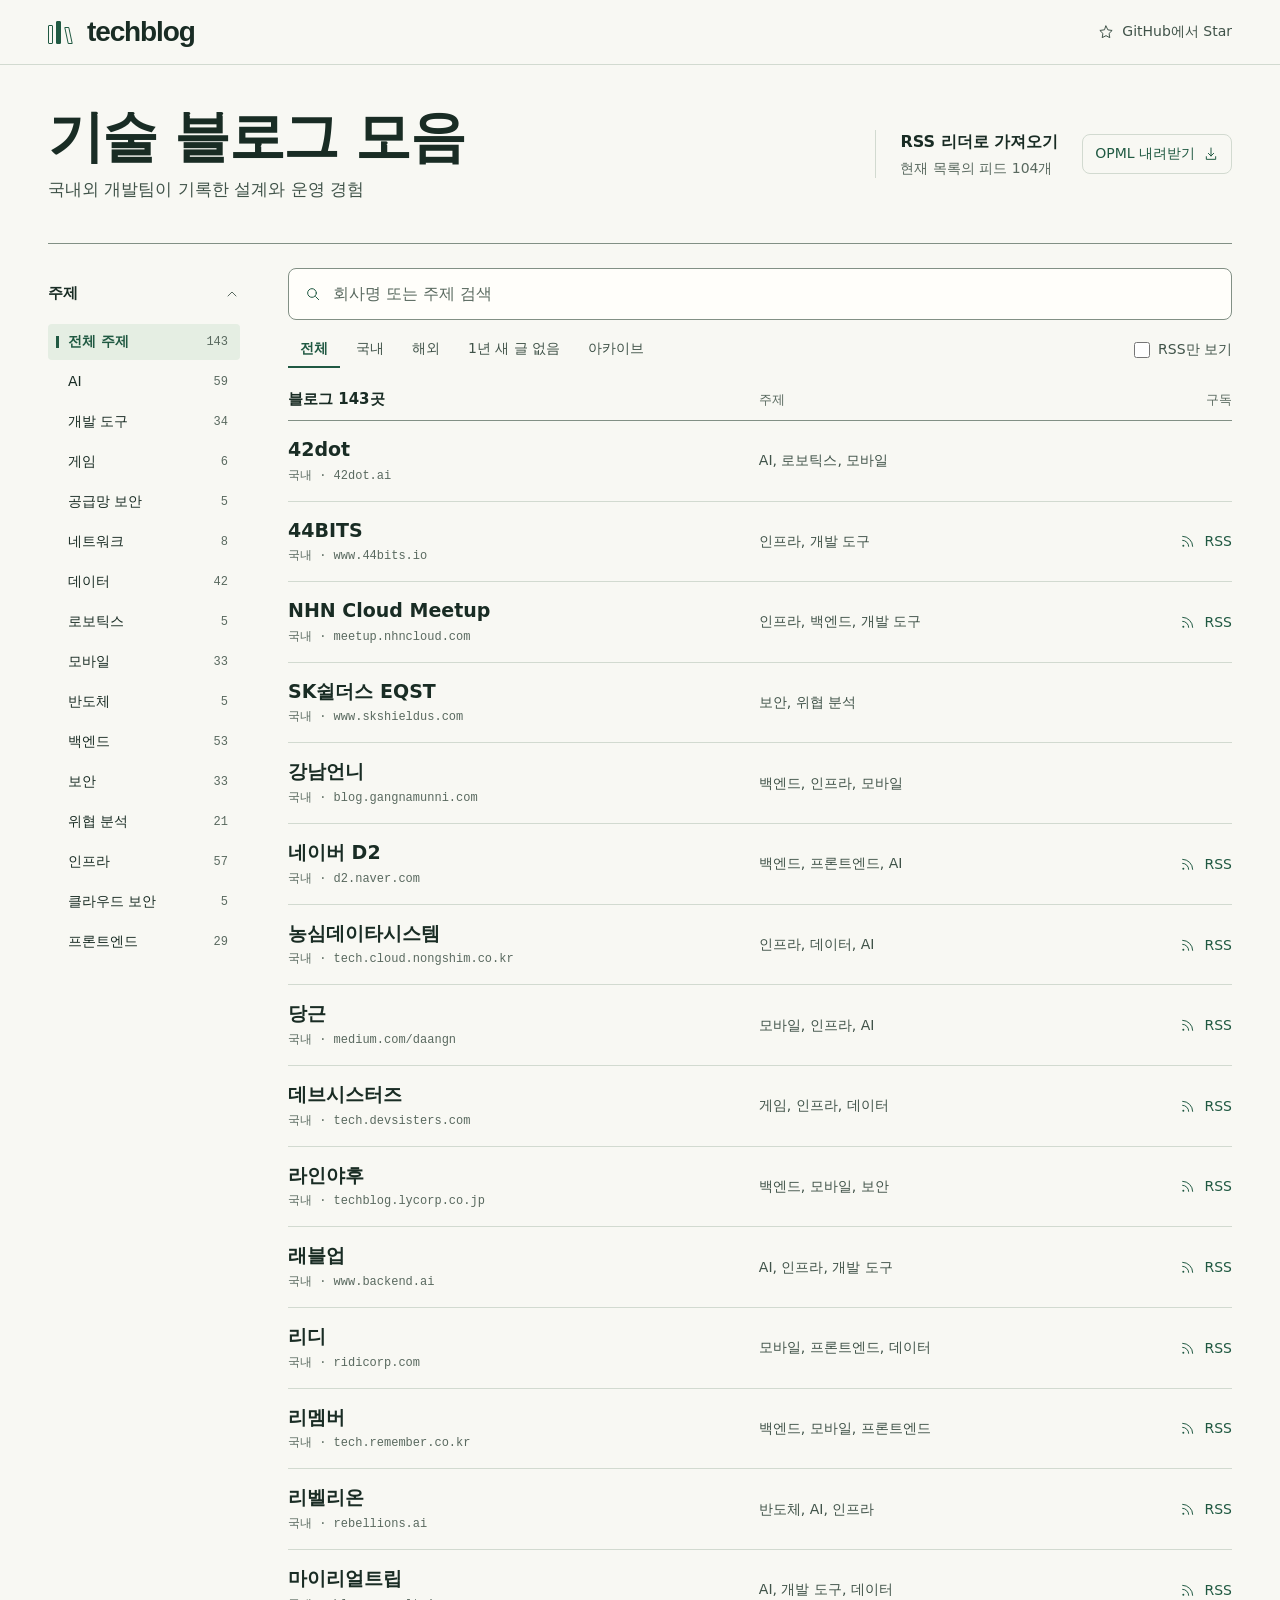
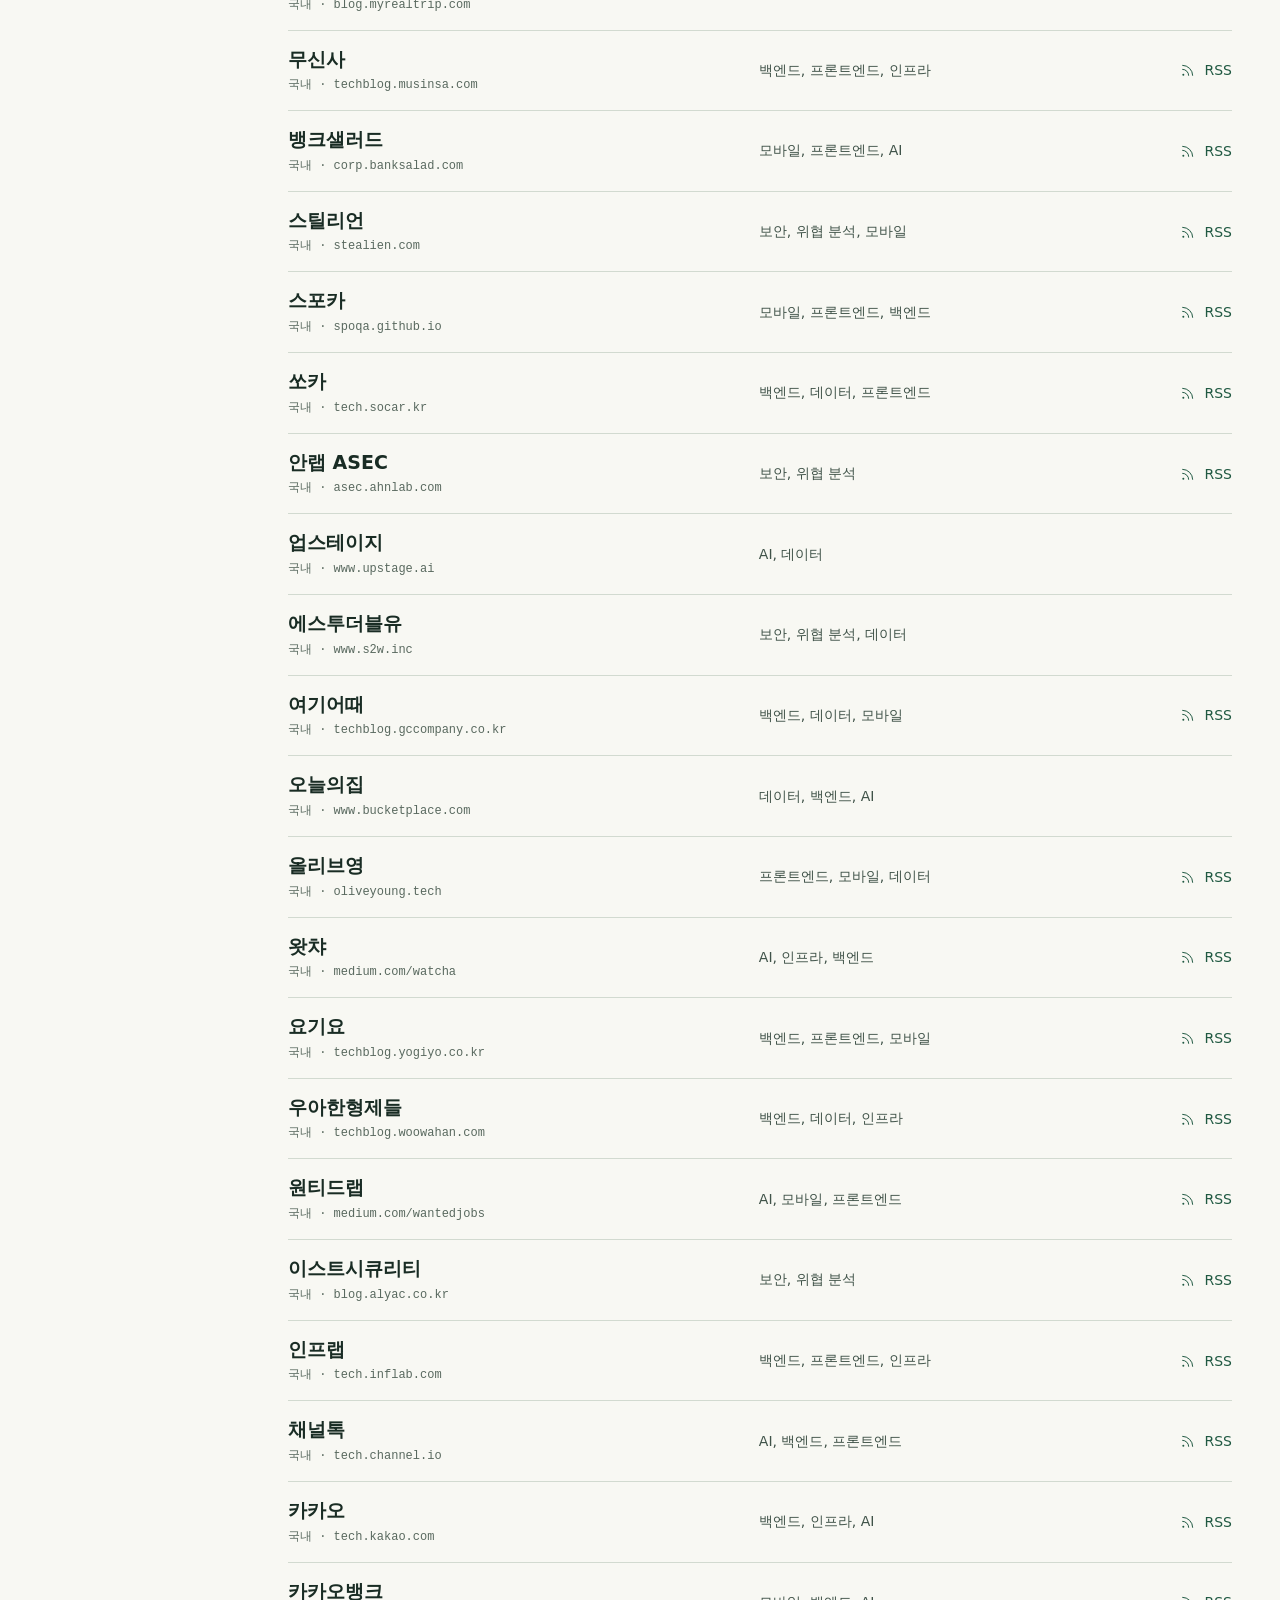
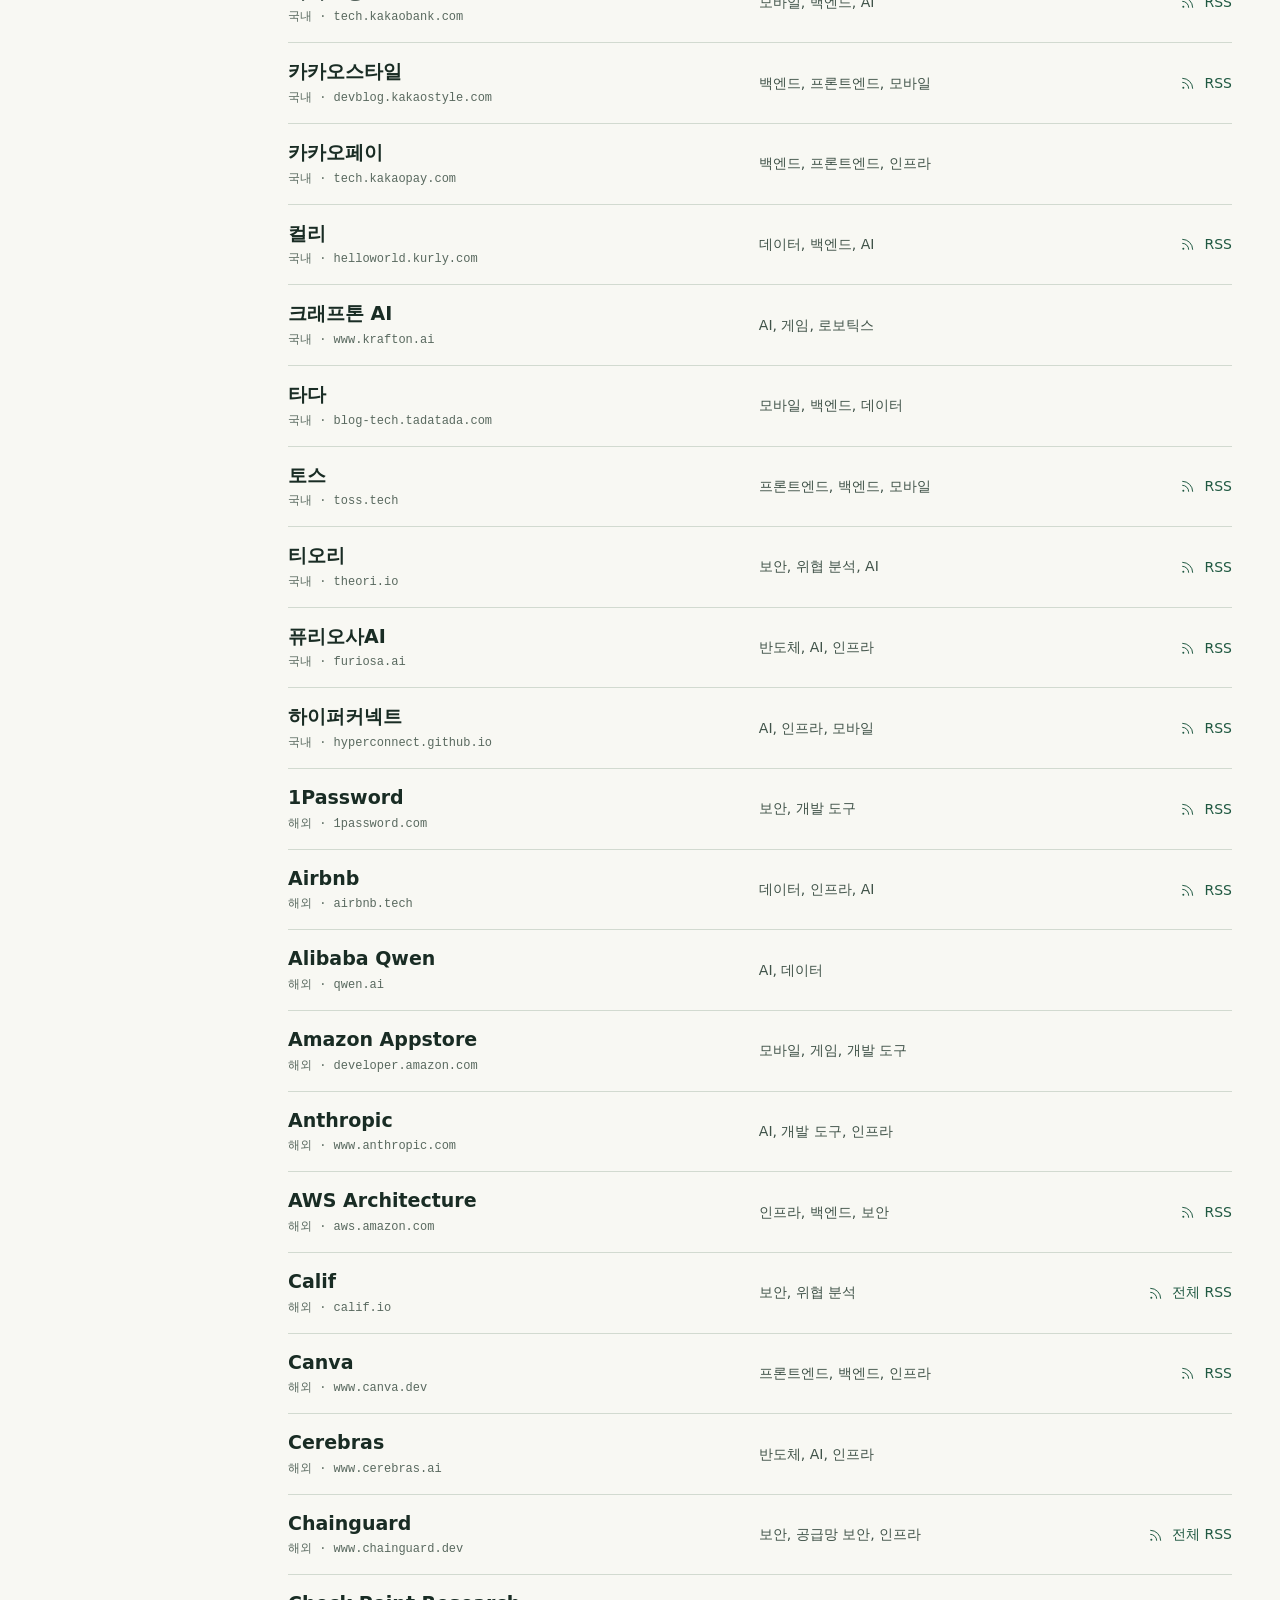
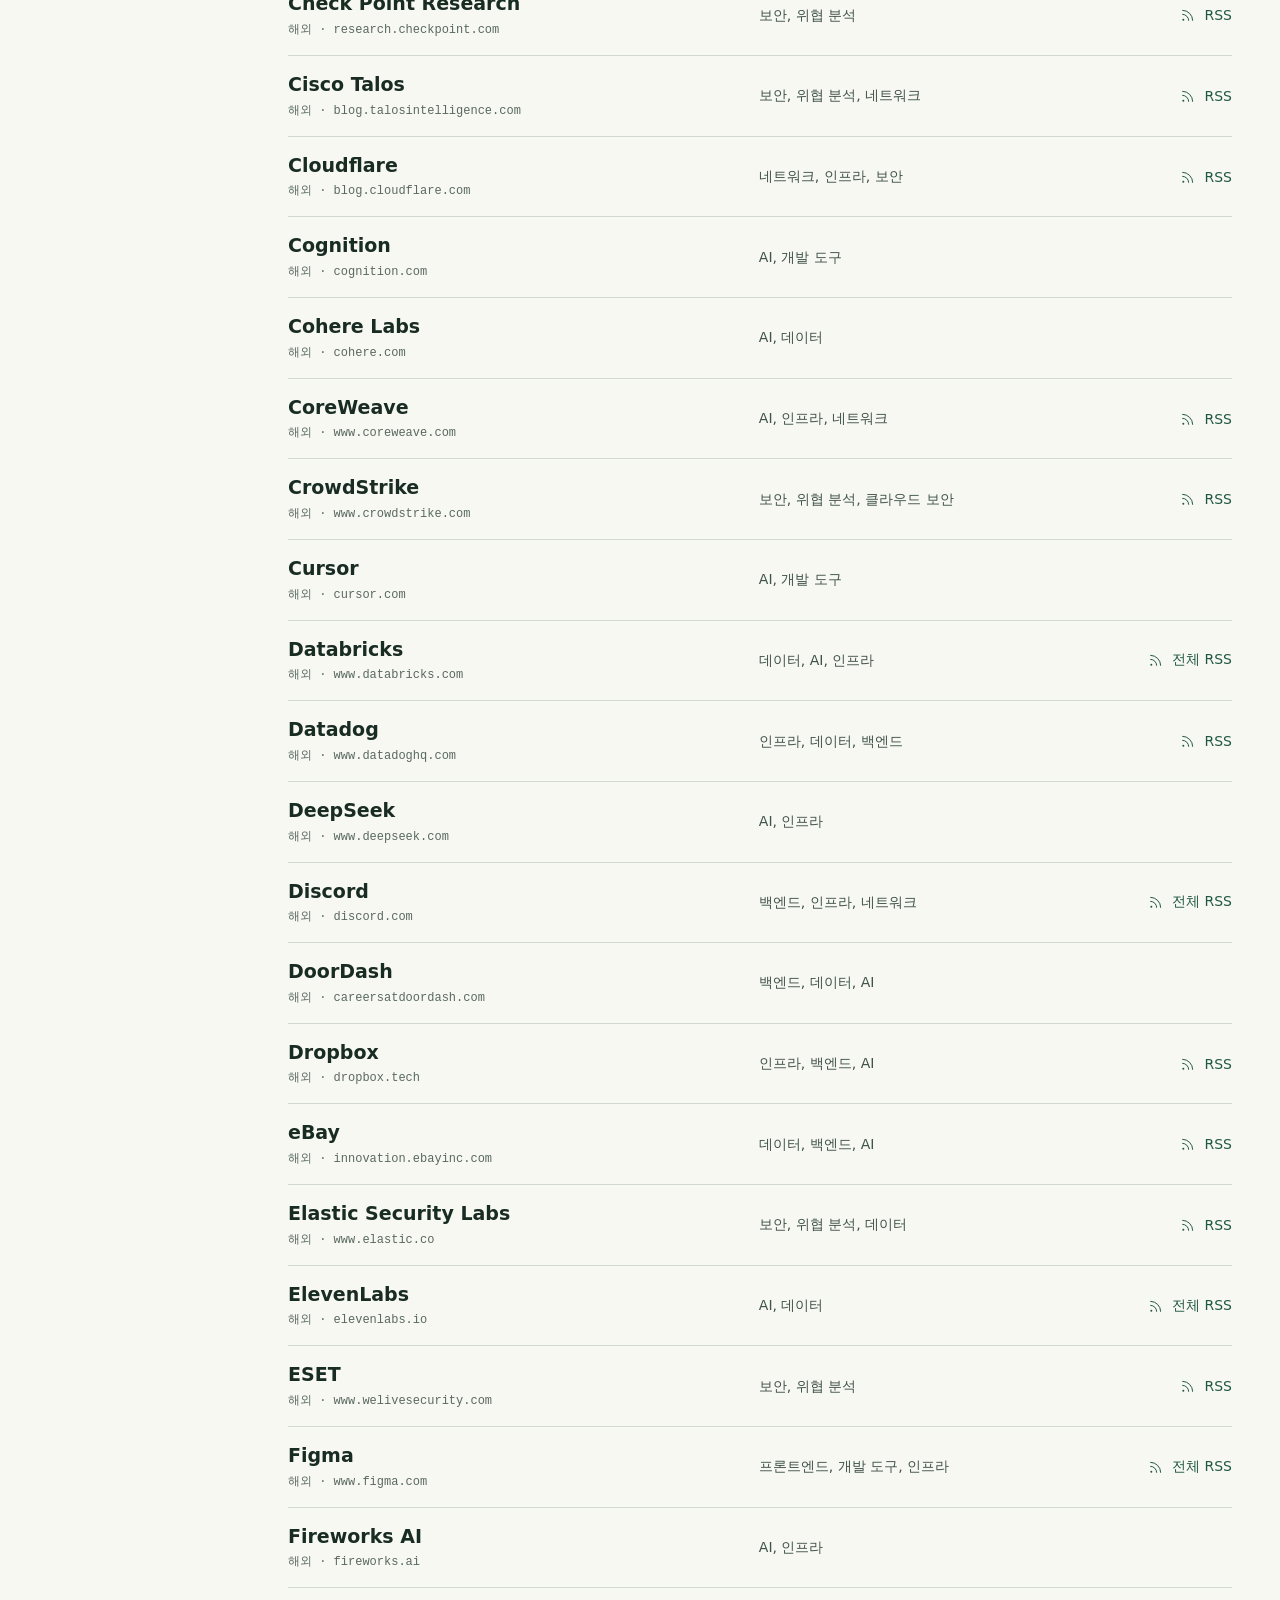
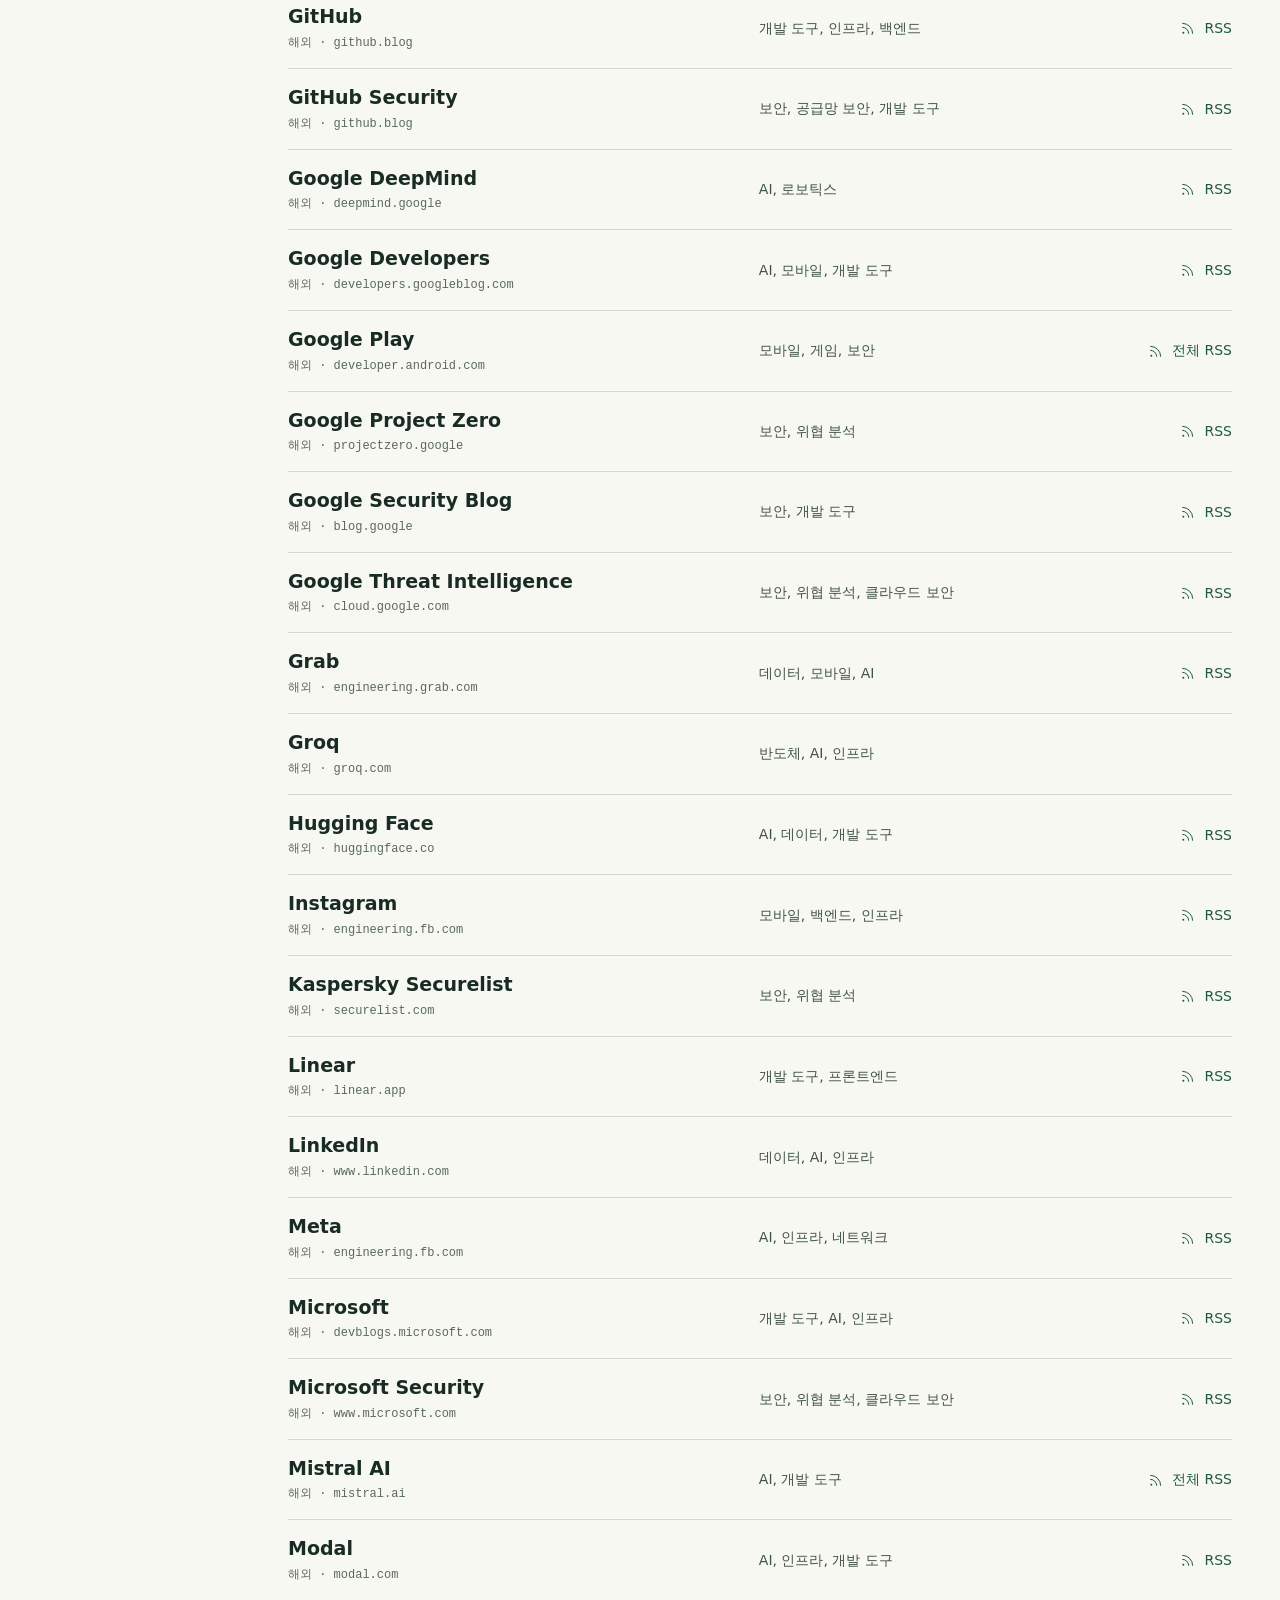
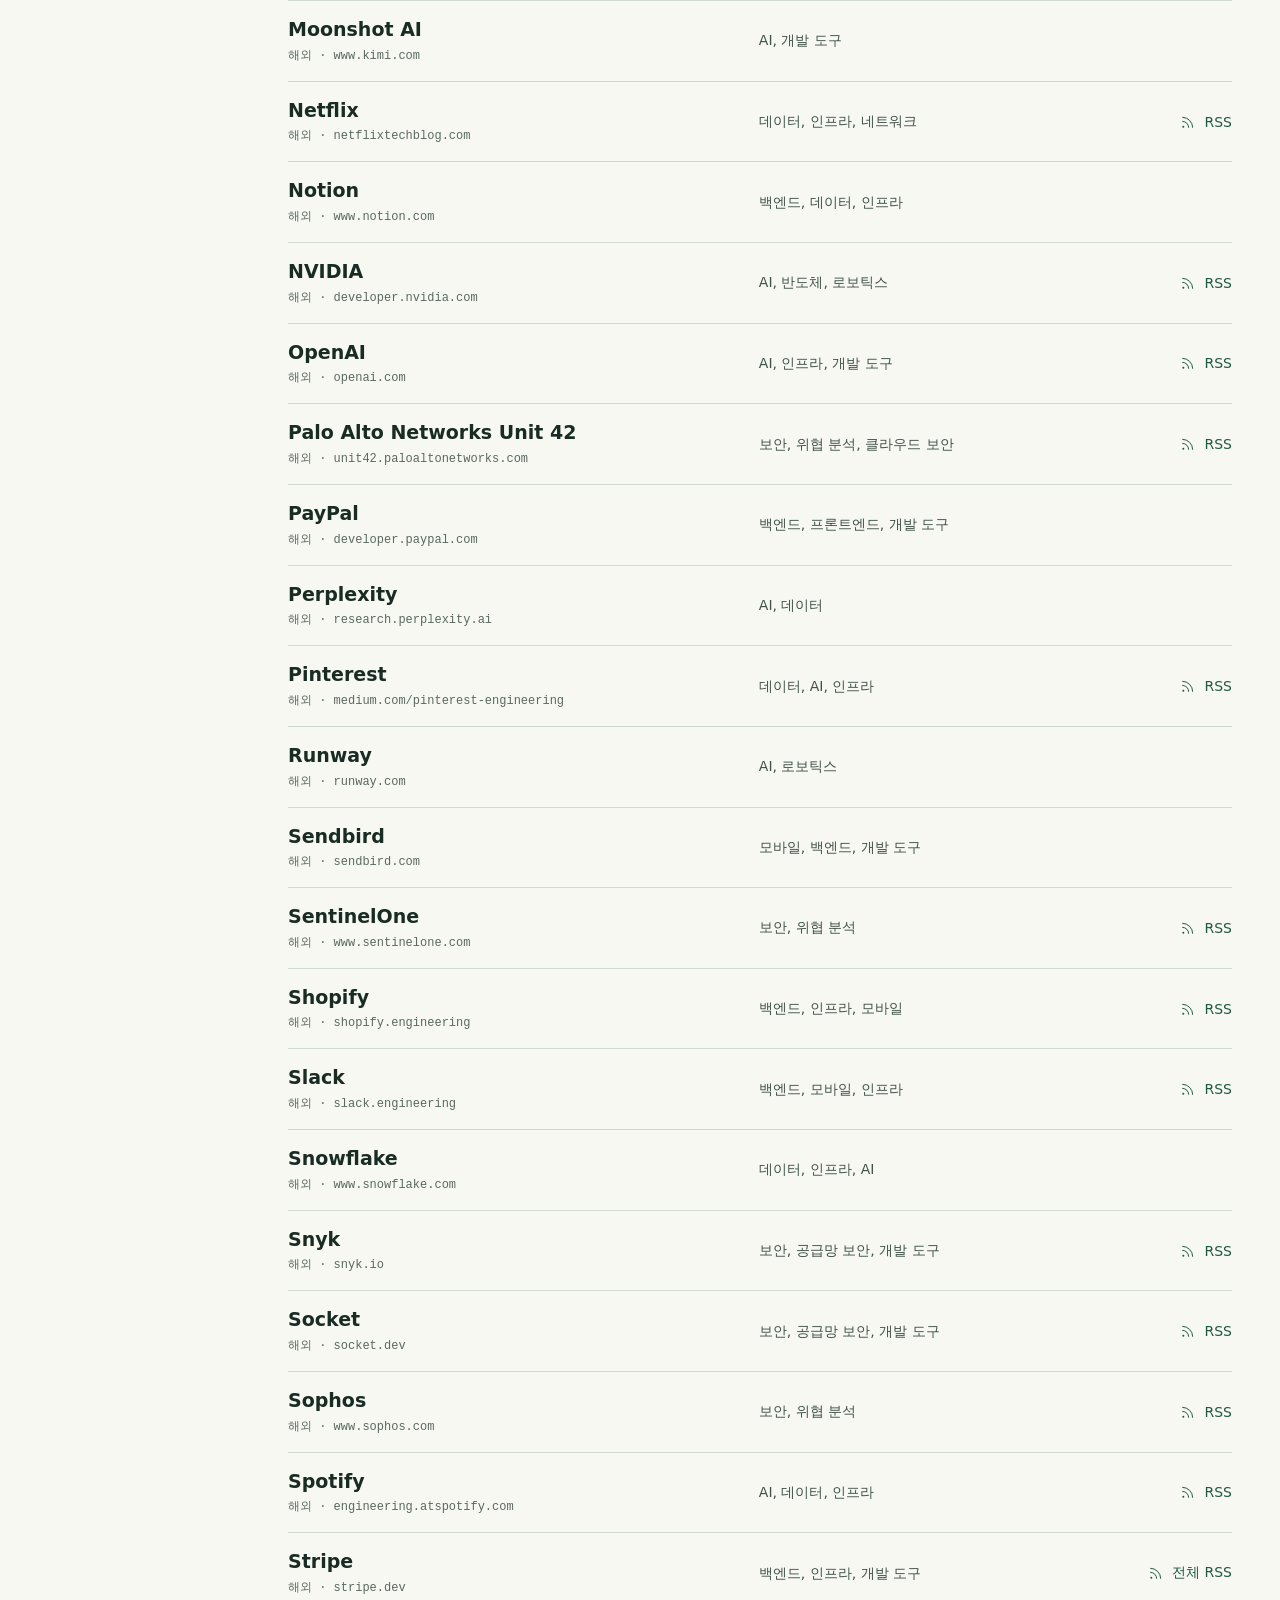
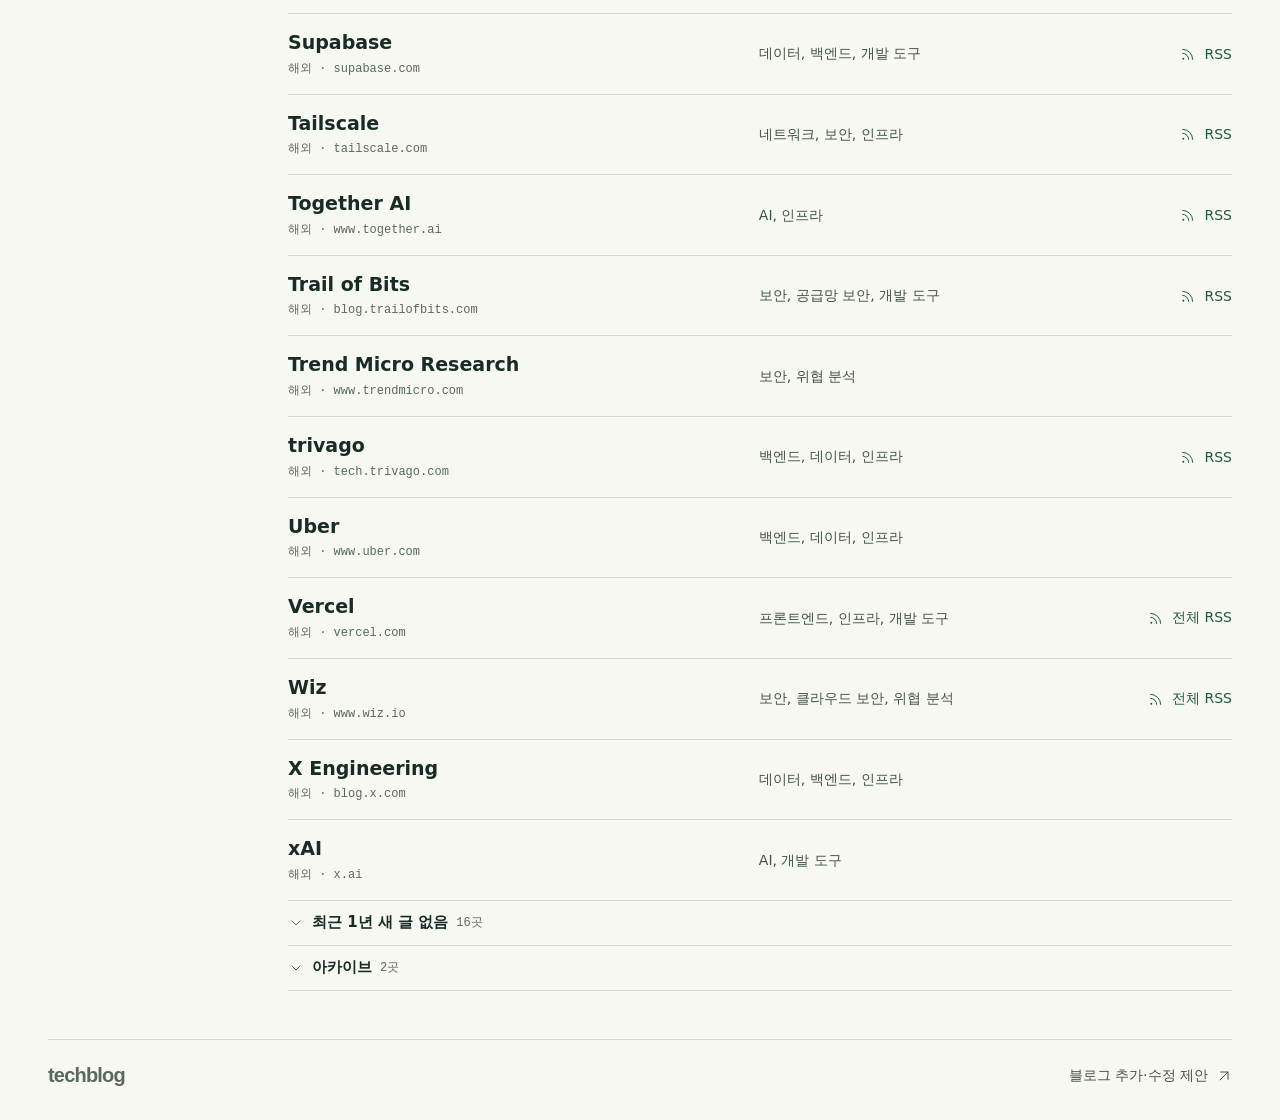
<file: docs/index.html>
<!doctype html>
<html lang="ko">
<head>
  <meta charset="utf-8">
  <meta name="viewport" content="width=device-width, initial-scale=1">
  <meta name="color-scheme" content="light">
  <meta name="description" content="국내외 기술 블로그를 회사와 주제로 찾아보고 RSS 리더로 구독하세요.">
  <title>techblog · 기술 블로그 모음</title>
  <link rel="icon" type="image/png" sizes="32x32" href="favicon.png">
  <link rel="stylesheet" href="style.css">
  <script defer src="directory.js"></script>
</head>
<body>
  <svg class="icon-defs" width="0" height="0" aria-hidden="true" focusable="false">
    <defs>
      <symbol id="icon-rss" viewBox="0 0 24 24">
        <circle cx="5" cy="19" r="1.5" fill="currentColor" stroke="none"/>
        <path d="M4 11a9 9 0 0 1 9 9M4 5a15 15 0 0 1 15 15"/>
      </symbol>
      <symbol id="icon-chevron" viewBox="0 0 24 24">
        <path d="m6 9 6 6 6-6"/>
      </symbol>
    </defs>
  </svg>
  <a class="skip-link" href="#directory">블로그 목록으로 건너뛰기</a>
  <header id="top" class="masthead" tabindex="-1">
    <div class="frame masthead-inner">
      <a class="wordmark" href="./index.html" aria-label="techblog 첫 화면">
        <span class="book-mark" aria-hidden="true"><i></i><i></i><i></i></span>techblog
      </a>
      <a class="star-link" href="https://github.com/seonggwonyoon/techblog" target="_blank" rel="noopener noreferrer"
         aria-label="새 탭에서 GitHub 저장소를 열어 Star 주기">
        <svg class="icon" viewBox="0 0 24 24" aria-hidden="true"><path d="m12 3 2.8 5.8 6.4.9-4.6 4.5 1.1 6.3-5.7-3-5.7 3 1.1-6.3-4.6-4.5 6.4-.9Z"/></svg>
        GitHub에서 Star
      </a>
    </div>
  </header>
  <main class="frame">
    <section class="intro" aria-labelledby="page-title">
      <div class="intro-copy">
        <h1 id="page-title">기술 블로그 모음</h1>
        <p>국내외 개발팀이 기록한 설계와 운영 경험</p>
      </div>
      <section class="subscription" aria-labelledby="subscription-title">
        <div>
          <h2 id="subscription-title">RSS 리더로 가져오기</h2>
          <p id="feed-summary">현재 목록의 피드 104개</p>
        </div>
        <a id="download-feeds" href="feeds.opml" download="techblog-feeds.opml" aria-describedby="feed-summary">
          OPML 내려받기
          <svg class="icon" viewBox="0 0 24 24" aria-hidden="true"><path d="M12 3v12m-4-4 4 4 4-4M5 16v4h14v-4"/></svg>
        </a>
      </section>
    </section>
    <section id="directory" class="directory" aria-label="블로그 디렉터리" tabindex="-1">
      <form id="filters" class="interactive" role="search">
        <label class="search-box" for="query">
          <svg class="icon" viewBox="0 0 24 24" aria-hidden="true">
            <circle cx="10.5" cy="10.5" r="6.5"/><path d="m16 16 4.5 4.5"/>
          </svg>
          <span class="sr-only">회사명 또는 주제 검색</span>
          <input id="query" type="search" placeholder="회사명 또는 주제 검색" autocomplete="off" enterkeyhint="search">
        </label>
      </form>
      <details class="topic-picker interactive" open>
        <summary>
          주제 <span id="current-topic">전체 주제</span>
          <svg class="icon chevron" aria-hidden="true"><use href="#icon-chevron"/></svg>
        </summary>
        <fieldset class="topic-list">
          <legend class="sr-only">주제 선택</legend>
          <label><input form="filters" type="radio" name="topic" value="" checked><span>전체 주제 <small>143</small></span></label>
          <label><input form="filters" type="radio" name="topic" value="AI"><span>AI <small>59</small></span></label>
          <label><input form="filters" type="radio" name="topic" value="개발 도구"><span>개발 도구 <small>34</small></span></label>
          <label><input form="filters" type="radio" name="topic" value="게임"><span>게임 <small>6</small></span></label>
          <label><input form="filters" type="radio" name="topic" value="공급망 보안"><span>공급망 보안 <small>5</small></span></label>
          <label><input form="filters" type="radio" name="topic" value="네트워크"><span>네트워크 <small>8</small></span></label>
          <label><input form="filters" type="radio" name="topic" value="데이터"><span>데이터 <small>42</small></span></label>
          <label><input form="filters" type="radio" name="topic" value="로보틱스"><span>로보틱스 <small>5</small></span></label>
          <label><input form="filters" type="radio" name="topic" value="모바일"><span>모바일 <small>33</small></span></label>
          <label><input form="filters" type="radio" name="topic" value="반도체"><span>반도체 <small>5</small></span></label>
          <label><input form="filters" type="radio" name="topic" value="백엔드"><span>백엔드 <small>53</small></span></label>
          <label><input form="filters" type="radio" name="topic" value="보안"><span>보안 <small>33</small></span></label>
          <label><input form="filters" type="radio" name="topic" value="위협 분석"><span>위협 분석 <small>21</small></span></label>
          <label><input form="filters" type="radio" name="topic" value="인프라"><span>인프라 <small>57</small></span></label>
          <label><input form="filters" type="radio" name="topic" value="클라우드 보안"><span>클라우드 보안 <small>5</small></span></label>
          <label><input form="filters" type="radio" name="topic" value="프론트엔드"><span>프론트엔드 <small>29</small></span></label>
        </fieldset>
      </details>
      <div class="catalog">
        <div class="list-tools">
          <fieldset class="scopes interactive">
            <legend class="sr-only">목록 범위</legend>
            <label><input form="filters" type="radio" name="scope" value="all" checked><span>전체</span></label>
            <label><input form="filters" type="radio" name="scope" value="국내"><span>국내</span></label>
            <label><input form="filters" type="radio" name="scope" value="해외"><span>해외</span></label>
            <label><input form="filters" type="radio" name="scope" value="quiet"><span>1년 새 글 없음</span></label>
            <label><input form="filters" type="radio" name="scope" value="archive"><span>아카이브</span></label>
          </fieldset>
          <label class="feed-filter interactive">
            <input form="filters" type="checkbox" id="with-feed">RSS만 보기
          </label>
          <div class="result-line">
            <div class="result-summary">
              <h2 id="result-count" aria-live="polite" aria-atomic="true">블로그 143곳</h2>
              <button type="button" id="reset" hidden>필터 초기화</button>
            </div>
            <span class="column-label" aria-hidden="true">주제</span>
            <span class="column-label" aria-hidden="true">구독</span>
          </div>
        </div>
        <ul id="blog-list" class="blog-list">
          <li class="entry" data-region="국내" data-aliases="포티투닷 자율주행 SDV">
            <div class="identity">
              <a class="blog-name" href="https://42dot.ai/ko/stories/blog-news">42dot</a>
              <div class="address">국내 <span aria-hidden="true">·</span> 42dot.ai</div>
            </div>
            <div class="tags"><span class="tag">AI</span>, <span class="tag">로보틱스</span>, <span class="tag">모바일</span></div>
            <div class="entry-feed"></div>
          </li>
          <li class="entry" data-region="국내" data-aliases="">
            <div class="identity">
              <a class="blog-name" href="https://www.44bits.io/">44BITS</a>
              <div class="address">국내 <span aria-hidden="true">·</span> www.44bits.io</div>
            </div>
            <div class="tags"><span class="tag">인프라</span>, <span class="tag">개발 도구</span></div>
            <div class="entry-feed"><a class="feed-link" href="https://www.44bits.io/feed.xml" aria-label="44BITS RSS 주소"><svg class="icon" aria-hidden="true"><use href="#icon-rss"/></svg>RSS</a></div>
          </li>
          <li class="entry" data-region="국내" data-aliases="TOAST Meetup">
            <div class="identity">
              <a class="blog-name" href="https://meetup.nhncloud.com/">NHN Cloud Meetup</a>
              <div class="address">국내 <span aria-hidden="true">·</span> meetup.nhncloud.com</div>
            </div>
            <div class="tags"><span class="tag">인프라</span>, <span class="tag">백엔드</span>, <span class="tag">개발 도구</span></div>
            <div class="entry-feed"><a class="feed-link" href="https://meetup.nhncloud.com/rss" aria-label="NHN Cloud Meetup RSS 주소"><svg class="icon" aria-hidden="true"><use href="#icon-rss"/></svg>RSS</a></div>
          </li>
          <li class="entry" data-region="국내" data-aliases="SK Shieldus 이큐스트 침해 대응">
            <div class="identity">
              <a class="blog-name" href="https://www.skshieldus.com/security-insights/reports">SK쉴더스 EQST</a>
              <div class="address">국내 <span aria-hidden="true">·</span> www.skshieldus.com</div>
            </div>
            <div class="tags"><span class="tag">보안</span>, <span class="tag">위협 분석</span></div>
            <div class="entry-feed"></div>
          </li>
          <li class="entry" data-region="국내" data-aliases="힐링페이퍼 Healingpaper">
            <div class="identity">
              <a class="blog-name" href="https://blog.gangnamunni.com/blog/tech/">강남언니</a>
              <div class="address">국내 <span aria-hidden="true">·</span> blog.gangnamunni.com</div>
            </div>
            <div class="tags"><span class="tag">백엔드</span>, <span class="tag">인프라</span>, <span class="tag">모바일</span></div>
            <div class="entry-feed"></div>
          </li>
          <li class="entry" data-region="국내" data-aliases="NAVER D2">
            <div class="identity">
              <a class="blog-name" href="https://d2.naver.com/helloworld">네이버 D2</a>
              <div class="address">국내 <span aria-hidden="true">·</span> d2.naver.com</div>
            </div>
            <div class="tags"><span class="tag">백엔드</span>, <span class="tag">프론트엔드</span>, <span class="tag">AI</span></div>
            <div class="entry-feed"><a class="feed-link" href="https://d2.naver.com/d2.atom" aria-label="네이버 D2 RSS 주소"><svg class="icon" aria-hidden="true"><use href="#icon-rss"/></svg>RSS</a></div>
          </li>
          <li class="entry" data-region="국내" data-aliases="NDS">
            <div class="identity">
              <a class="blog-name" href="https://tech.cloud.nongshim.co.kr/post/">농심데이타시스템</a>
              <div class="address">국내 <span aria-hidden="true">·</span> tech.cloud.nongshim.co.kr</div>
            </div>
            <div class="tags"><span class="tag">인프라</span>, <span class="tag">데이터</span>, <span class="tag">AI</span></div>
            <div class="entry-feed"><a class="feed-link" href="https://tech.cloud.nongshim.co.kr/feed/" aria-label="농심데이타시스템 RSS 주소"><svg class="icon" aria-hidden="true"><use href="#icon-rss"/></svg>RSS</a></div>
          </li>
          <li class="entry" data-region="국내" data-aliases="당근마켓 Karrot">
            <div class="identity">
              <a class="blog-name" href="https://medium.com/daangn">당근</a>
              <div class="address">국내 <span aria-hidden="true">·</span> medium.com/daangn</div>
            </div>
            <div class="tags"><span class="tag">모바일</span>, <span class="tag">인프라</span>, <span class="tag">AI</span></div>
            <div class="entry-feed"><a class="feed-link" href="https://medium.com/feed/daangn" aria-label="당근 RSS 주소"><svg class="icon" aria-hidden="true"><use href="#icon-rss"/></svg>RSS</a></div>
          </li>
          <li class="entry" data-region="국내" data-aliases="">
            <div class="identity">
              <a class="blog-name" href="https://tech.devsisters.com/">데브시스터즈</a>
              <div class="address">국내 <span aria-hidden="true">·</span> tech.devsisters.com</div>
            </div>
            <div class="tags"><span class="tag">게임</span>, <span class="tag">인프라</span>, <span class="tag">데이터</span></div>
            <div class="entry-feed"><a class="feed-link" href="https://tech.devsisters.com/rss.xml" aria-label="데브시스터즈 RSS 주소"><svg class="icon" aria-hidden="true"><use href="#icon-rss"/></svg>RSS</a></div>
          </li>
          <li class="entry" data-region="국내" data-aliases="LINE Engineering LY Corporation">
            <div class="identity">
              <a class="blog-name" href="https://techblog.lycorp.co.jp/ko">라인야후</a>
              <div class="address">국내 <span aria-hidden="true">·</span> techblog.lycorp.co.jp</div>
            </div>
            <div class="tags"><span class="tag">백엔드</span>, <span class="tag">모바일</span>, <span class="tag">보안</span></div>
            <div class="entry-feed"><a class="feed-link" href="https://techblog.lycorp.co.jp/ko/feed/index.xml" aria-label="라인야후 RSS 주소"><svg class="icon" aria-hidden="true"><use href="#icon-rss"/></svg>RSS</a></div>
          </li>
          <li class="entry" data-region="국내" data-aliases="Lablup Backend.AI">
            <div class="identity">
              <a class="blog-name" href="https://www.backend.ai/ko/blog">래블업</a>
              <div class="address">국내 <span aria-hidden="true">·</span> www.backend.ai</div>
            </div>
            <div class="tags"><span class="tag">AI</span>, <span class="tag">인프라</span>, <span class="tag">개발 도구</span></div>
            <div class="entry-feed"><a class="feed-link" href="https://www.backend.ai/ko/rss/blog-rss.xml" aria-label="래블업 RSS 주소"><svg class="icon" aria-hidden="true"><use href="#icon-rss"/></svg>RSS</a></div>
          </li>
          <li class="entry" data-region="국내" data-aliases="RIDI">
            <div class="identity">
              <a class="blog-name" href="https://ridicorp.com/story-category/tech-blog/">리디</a>
              <div class="address">국내 <span aria-hidden="true">·</span> ridicorp.com</div>
            </div>
            <div class="tags"><span class="tag">모바일</span>, <span class="tag">프론트엔드</span>, <span class="tag">데이터</span></div>
            <div class="entry-feed"><a class="feed-link" href="https://ridicorp.com/story-category/tech-blog/feed/" aria-label="리디 RSS 주소"><svg class="icon" aria-hidden="true"><use href="#icon-rss"/></svg>RSS</a></div>
          </li>
          <li class="entry" data-region="국내" data-aliases="드라마앤컴퍼니 Remember">
            <div class="identity">
              <a class="blog-name" href="https://tech.remember.co.kr/">리멤버</a>
              <div class="address">국내 <span aria-hidden="true">·</span> tech.remember.co.kr</div>
            </div>
            <div class="tags"><span class="tag">백엔드</span>, <span class="tag">모바일</span>, <span class="tag">프론트엔드</span></div>
            <div class="entry-feed"><a class="feed-link" href="https://tech.remember.co.kr/feed" aria-label="리멤버 RSS 주소"><svg class="icon" aria-hidden="true"><use href="#icon-rss"/></svg>RSS</a></div>
          </li>
          <li class="entry" data-region="국내" data-aliases="Rebellions NPU">
            <div class="identity">
              <a class="blog-name" href="https://rebellions.ai/category/blogs/">리벨리온</a>
              <div class="address">국내 <span aria-hidden="true">·</span> rebellions.ai</div>
            </div>
            <div class="tags"><span class="tag">반도체</span>, <span class="tag">AI</span>, <span class="tag">인프라</span></div>
            <div class="entry-feed"><a class="feed-link" href="https://rebellions.ai/category/blogs/feed/" aria-label="리벨리온 RSS 주소"><svg class="icon" aria-hidden="true"><use href="#icon-rss"/></svg>RSS</a></div>
          </li>
          <li class="entry" data-region="국내" data-aliases="MyRealTrip">
            <div class="identity">
              <a class="blog-name" href="https://blog.myrealtrip.com/">마이리얼트립</a>
              <div class="address">국내 <span aria-hidden="true">·</span> blog.myrealtrip.com</div>
            </div>
            <div class="tags"><span class="tag">AI</span>, <span class="tag">개발 도구</span>, <span class="tag">데이터</span></div>
            <div class="entry-feed"><a class="feed-link" href="https://blog.myrealtrip.com/rss/" aria-label="마이리얼트립 RSS 주소"><svg class="icon" aria-hidden="true"><use href="#icon-rss"/></svg>RSS</a></div>
          </li>
          <li class="entry" data-region="국내" data-aliases="Musinsa 29CM">
            <div class="identity">
              <a class="blog-name" href="https://techblog.musinsa.com/">무신사</a>
              <div class="address">국내 <span aria-hidden="true">·</span> techblog.musinsa.com</div>
            </div>
            <div class="tags"><span class="tag">백엔드</span>, <span class="tag">프론트엔드</span>, <span class="tag">인프라</span></div>
            <div class="entry-feed"><a class="feed-link" href="https://techblog.musinsa.com/feed" aria-label="무신사 RSS 주소"><svg class="icon" aria-hidden="true"><use href="#icon-rss"/></svg>RSS</a></div>
          </li>
          <li class="entry" data-region="국내" data-aliases="">
            <div class="identity">
              <a class="blog-name" href="https://corp.banksalad.com/blog/">뱅크샐러드</a>
              <div class="address">국내 <span aria-hidden="true">·</span> corp.banksalad.com</div>
            </div>
            <div class="tags"><span class="tag">모바일</span>, <span class="tag">프론트엔드</span>, <span class="tag">AI</span></div>
            <div class="entry-feed"><a class="feed-link" href="https://corp.banksalad.com/blog/rss.xml" aria-label="뱅크샐러드 RSS 주소"><svg class="icon" aria-hidden="true"><use href="#icon-rss"/></svg>RSS</a></div>
          </li>
          <li class="entry" data-region="국내" data-aliases="STEALIEN UFO">
            <div class="identity">
              <a class="blog-name" href="https://stealien.com/blog">스틸리언</a>
              <div class="address">국내 <span aria-hidden="true">·</span> stealien.com</div>
            </div>
            <div class="tags"><span class="tag">보안</span>, <span class="tag">위협 분석</span>, <span class="tag">모바일</span></div>
            <div class="entry-feed"><a class="feed-link" href="https://stealien.com/blog/feed.xml" aria-label="스틸리언 RSS 주소"><svg class="icon" aria-hidden="true"><use href="#icon-rss"/></svg>RSS</a></div>
          </li>
          <li class="entry" data-region="국내" data-aliases="Spoqa">
            <div class="identity">
              <a class="blog-name" href="https://spoqa.github.io/">스포카</a>
              <div class="address">국내 <span aria-hidden="true">·</span> spoqa.github.io</div>
            </div>
            <div class="tags"><span class="tag">모바일</span>, <span class="tag">프론트엔드</span>, <span class="tag">백엔드</span></div>
            <div class="entry-feed"><a class="feed-link" href="https://spoqa.github.io/atom.xml" aria-label="스포카 RSS 주소"><svg class="icon" aria-hidden="true"><use href="#icon-rss"/></svg>RSS</a></div>
          </li>
          <li class="entry" data-region="국내" data-aliases="SOCAR">
            <div class="identity">
              <a class="blog-name" href="https://tech.socar.kr/">쏘카</a>
              <div class="address">국내 <span aria-hidden="true">·</span> tech.socar.kr</div>
            </div>
            <div class="tags"><span class="tag">백엔드</span>, <span class="tag">데이터</span>, <span class="tag">프론트엔드</span></div>
            <div class="entry-feed"><a class="feed-link" href="https://tech.socar.kr/rss.xml" aria-label="쏘카 RSS 주소"><svg class="icon" aria-hidden="true"><use href="#icon-rss"/></svg>RSS</a></div>
          </li>
          <li class="entry" data-region="국내" data-aliases="AhnLab 안랩시큐리티대응센터 악성코드">
            <div class="identity">
              <a class="blog-name" href="https://asec.ahnlab.com/ko/">안랩 ASEC</a>
              <div class="address">국내 <span aria-hidden="true">·</span> asec.ahnlab.com</div>
            </div>
            <div class="tags"><span class="tag">보안</span>, <span class="tag">위협 분석</span></div>
            <div class="entry-feed"><a class="feed-link" href="https://asec.ahnlab.com/ko/feed/" aria-label="안랩 ASEC RSS 주소"><svg class="icon" aria-hidden="true"><use href="#icon-rss"/></svg>RSS</a></div>
          </li>
          <li class="entry" data-region="국내" data-aliases="Upstage Solar 솔라">
            <div class="identity">
              <a class="blog-name" href="https://www.upstage.ai/ko/blog">업스테이지</a>
              <div class="address">국내 <span aria-hidden="true">·</span> www.upstage.ai</div>
            </div>
            <div class="tags"><span class="tag">AI</span>, <span class="tag">데이터</span></div>
            <div class="entry-feed"></div>
          </li>
          <li class="entry" data-region="국내" data-aliases="S2W 다크웹 TALON">
            <div class="identity">
              <a class="blog-name" href="https://www.s2w.inc/ko/resources/blog">에스투더블유</a>
              <div class="address">국내 <span aria-hidden="true">·</span> www.s2w.inc</div>
            </div>
            <div class="tags"><span class="tag">보안</span>, <span class="tag">위협 분석</span>, <span class="tag">데이터</span></div>
            <div class="entry-feed"></div>
          </li>
          <li class="entry" data-region="국내" data-aliases="">
            <div class="identity">
              <a class="blog-name" href="https://techblog.gccompany.co.kr/">여기어때</a>
              <div class="address">국내 <span aria-hidden="true">·</span> techblog.gccompany.co.kr</div>
            </div>
            <div class="tags"><span class="tag">백엔드</span>, <span class="tag">데이터</span>, <span class="tag">모바일</span></div>
            <div class="entry-feed"><a class="feed-link" href="https://techblog.gccompany.co.kr/feed" aria-label="여기어때 RSS 주소"><svg class="icon" aria-hidden="true"><use href="#icon-rss"/></svg>RSS</a></div>
          </li>
          <li class="entry" data-region="국내" data-aliases="버킷플레이스 Bucketplace Ohouse">
            <div class="identity">
              <a class="blog-name" href="https://www.bucketplace.com/post/">오늘의집</a>
              <div class="address">국내 <span aria-hidden="true">·</span> www.bucketplace.com</div>
            </div>
            <div class="tags"><span class="tag">데이터</span>, <span class="tag">백엔드</span>, <span class="tag">AI</span></div>
            <div class="entry-feed"></div>
          </li>
          <li class="entry" data-region="국내" data-aliases="CJ Olive Young">
            <div class="identity">
              <a class="blog-name" href="https://oliveyoung.tech/">올리브영</a>
              <div class="address">국내 <span aria-hidden="true">·</span> oliveyoung.tech</div>
            </div>
            <div class="tags"><span class="tag">프론트엔드</span>, <span class="tag">모바일</span>, <span class="tag">데이터</span></div>
            <div class="entry-feed"><a class="feed-link" href="https://oliveyoung.tech/rss.xml" aria-label="올리브영 RSS 주소"><svg class="icon" aria-hidden="true"><use href="#icon-rss"/></svg>RSS</a></div>
          </li>
          <li class="entry" data-region="국내" data-aliases="WATCHA">
            <div class="identity">
              <a class="blog-name" href="https://medium.com/watcha">왓챠</a>
              <div class="address">국내 <span aria-hidden="true">·</span> medium.com/watcha</div>
            </div>
            <div class="tags"><span class="tag">AI</span>, <span class="tag">인프라</span>, <span class="tag">백엔드</span></div>
            <div class="entry-feed"><a class="feed-link" href="https://medium.com/feed/watcha" aria-label="왓챠 RSS 주소"><svg class="icon" aria-hidden="true"><use href="#icon-rss"/></svg>RSS</a></div>
          </li>
          <li class="entry" data-region="국내" data-aliases="YOGIYO">
            <div class="identity">
              <a class="blog-name" href="https://techblog.yogiyo.co.kr/">요기요</a>
              <div class="address">국내 <span aria-hidden="true">·</span> techblog.yogiyo.co.kr</div>
            </div>
            <div class="tags"><span class="tag">백엔드</span>, <span class="tag">프론트엔드</span>, <span class="tag">모바일</span></div>
            <div class="entry-feed"><a class="feed-link" href="https://techblog.yogiyo.co.kr/feed" aria-label="요기요 RSS 주소"><svg class="icon" aria-hidden="true"><use href="#icon-rss"/></svg>RSS</a></div>
          </li>
          <li class="entry" data-region="국내" data-aliases="배달의민족 배민">
            <div class="identity">
              <a class="blog-name" href="https://techblog.woowahan.com/">우아한형제들</a>
              <div class="address">국내 <span aria-hidden="true">·</span> techblog.woowahan.com</div>
            </div>
            <div class="tags"><span class="tag">백엔드</span>, <span class="tag">데이터</span>, <span class="tag">인프라</span></div>
            <div class="entry-feed"><a class="feed-link" href="https://techblog.woowahan.com/feed/" aria-label="우아한형제들 RSS 주소"><svg class="icon" aria-hidden="true"><use href="#icon-rss"/></svg>RSS</a></div>
          </li>
          <li class="entry" data-region="국내" data-aliases="원티드 Wanted">
            <div class="identity">
              <a class="blog-name" href="https://medium.com/wantedjobs">원티드랩</a>
              <div class="address">국내 <span aria-hidden="true">·</span> medium.com/wantedjobs</div>
            </div>
            <div class="tags"><span class="tag">AI</span>, <span class="tag">모바일</span>, <span class="tag">프론트엔드</span></div>
            <div class="entry-feed"><a class="feed-link" href="https://medium.com/feed/wantedjobs" aria-label="원티드랩 RSS 주소"><svg class="icon" aria-hidden="true"><use href="#icon-rss"/></svg>RSS</a></div>
          </li>
          <li class="entry" data-region="국내" data-aliases="ESTsecurity ESRC 알약">
            <div class="identity">
              <a class="blog-name" href="https://blog.alyac.co.kr/">이스트시큐리티</a>
              <div class="address">국내 <span aria-hidden="true">·</span> blog.alyac.co.kr</div>
            </div>
            <div class="tags"><span class="tag">보안</span>, <span class="tag">위협 분석</span></div>
            <div class="entry-feed"><a class="feed-link" href="https://blog.alyac.co.kr/rss" aria-label="이스트시큐리티 RSS 주소"><svg class="icon" aria-hidden="true"><use href="#icon-rss"/></svg>RSS</a></div>
          </li>
          <li class="entry" data-region="국내" data-aliases="인프런">
            <div class="identity">
              <a class="blog-name" href="https://tech.inflab.com/">인프랩</a>
              <div class="address">국내 <span aria-hidden="true">·</span> tech.inflab.com</div>
            </div>
            <div class="tags"><span class="tag">백엔드</span>, <span class="tag">프론트엔드</span>, <span class="tag">인프라</span></div>
            <div class="entry-feed"><a class="feed-link" href="https://tech.inflab.com/rss.xml" aria-label="인프랩 RSS 주소"><svg class="icon" aria-hidden="true"><use href="#icon-rss"/></svg>RSS</a></div>
          </li>
          <li class="entry" data-region="국내" data-aliases="Channel Talk">
            <div class="identity">
              <a class="blog-name" href="https://tech.channel.io/kr">채널톡</a>
              <div class="address">국내 <span aria-hidden="true">·</span> tech.channel.io</div>
            </div>
            <div class="tags"><span class="tag">AI</span>, <span class="tag">백엔드</span>, <span class="tag">프론트엔드</span></div>
            <div class="entry-feed"><a class="feed-link" href="https://tech.channel.io/kr/rss.xml" aria-label="채널톡 RSS 주소"><svg class="icon" aria-hidden="true"><use href="#icon-rss"/></svg>RSS</a></div>
          </li>
          <li class="entry" data-region="국내" data-aliases="">
            <div class="identity">
              <a class="blog-name" href="https://tech.kakao.com/blog">카카오</a>
              <div class="address">국내 <span aria-hidden="true">·</span> tech.kakao.com</div>
            </div>
            <div class="tags"><span class="tag">백엔드</span>, <span class="tag">인프라</span>, <span class="tag">AI</span></div>
            <div class="entry-feed"><a class="feed-link" href="https://tech.kakao.com/feed" aria-label="카카오 RSS 주소"><svg class="icon" aria-hidden="true"><use href="#icon-rss"/></svg>RSS</a></div>
          </li>
          <li class="entry" data-region="국내" data-aliases="KakaoBank">
            <div class="identity">
              <a class="blog-name" href="https://tech.kakaobank.com/">카카오뱅크</a>
              <div class="address">국내 <span aria-hidden="true">·</span> tech.kakaobank.com</div>
            </div>
            <div class="tags"><span class="tag">모바일</span>, <span class="tag">백엔드</span>, <span class="tag">AI</span></div>
            <div class="entry-feed"><a class="feed-link" href="https://tech.kakaobank.com/index.xml" aria-label="카카오뱅크 RSS 주소"><svg class="icon" aria-hidden="true"><use href="#icon-rss"/></svg>RSS</a></div>
          </li>
          <li class="entry" data-region="국내" data-aliases="지그재그">
            <div class="identity">
              <a class="blog-name" href="https://devblog.kakaostyle.com/ko/">카카오스타일</a>
              <div class="address">국내 <span aria-hidden="true">·</span> devblog.kakaostyle.com</div>
            </div>
            <div class="tags"><span class="tag">백엔드</span>, <span class="tag">프론트엔드</span>, <span class="tag">모바일</span></div>
            <div class="entry-feed"><a class="feed-link" href="https://devblog.kakaostyle.com/ko/index.xml" aria-label="카카오스타일 RSS 주소"><svg class="icon" aria-hidden="true"><use href="#icon-rss"/></svg>RSS</a></div>
          </li>
          <li class="entry" data-region="국내" data-aliases="">
            <div class="identity">
              <a class="blog-name" href="https://tech.kakaopay.com/">카카오페이</a>
              <div class="address">국내 <span aria-hidden="true">·</span> tech.kakaopay.com</div>
            </div>
            <div class="tags"><span class="tag">백엔드</span>, <span class="tag">프론트엔드</span>, <span class="tag">인프라</span></div>
            <div class="entry-feed"></div>
          </li>
          <li class="entry" data-region="국내" data-aliases="마켓컬리 Kurly">
            <div class="identity">
              <a class="blog-name" href="https://helloworld.kurly.com/">컬리</a>
              <div class="address">국내 <span aria-hidden="true">·</span> helloworld.kurly.com</div>
            </div>
            <div class="tags"><span class="tag">데이터</span>, <span class="tag">백엔드</span>, <span class="tag">AI</span></div>
            <div class="entry-feed"><a class="feed-link" href="https://helloworld.kurly.com/rss.xml" aria-label="컬리 RSS 주소"><svg class="icon" aria-hidden="true"><use href="#icon-rss"/></svg>RSS</a></div>
          </li>
          <li class="entry" data-region="국내" data-aliases="KRAFTON 크래프톤">
            <div class="identity">
              <a class="blog-name" href="https://www.krafton.ai/blog/">크래프톤 AI</a>
              <div class="address">국내 <span aria-hidden="true">·</span> www.krafton.ai</div>
            </div>
            <div class="tags"><span class="tag">AI</span>, <span class="tag">게임</span>, <span class="tag">로보틱스</span></div>
            <div class="entry-feed"></div>
          </li>
          <li class="entry" data-region="국내" data-aliases="VCNC">
            <div class="identity">
              <a class="blog-name" href="https://blog-tech.tadatada.com/">타다</a>
              <div class="address">국내 <span aria-hidden="true">·</span> blog-tech.tadatada.com</div>
            </div>
            <div class="tags"><span class="tag">모바일</span>, <span class="tag">백엔드</span>, <span class="tag">데이터</span></div>
            <div class="entry-feed"></div>
          </li>
          <li class="entry" data-region="국내" data-aliases="Toss">
            <div class="identity">
              <a class="blog-name" href="https://toss.tech/">토스</a>
              <div class="address">국내 <span aria-hidden="true">·</span> toss.tech</div>
            </div>
            <div class="tags"><span class="tag">프론트엔드</span>, <span class="tag">백엔드</span>, <span class="tag">모바일</span></div>
            <div class="entry-feed"><a class="feed-link" href="https://toss.tech/rss.xml" aria-label="토스 RSS 주소"><svg class="icon" aria-hidden="true"><use href="#icon-rss"/></svg>RSS</a></div>
          </li>
          <li class="entry" data-region="국내" data-aliases="Theori 티오리한국">
            <div class="identity">
              <a class="blog-name" href="https://theori.io/ko/blog">티오리</a>
              <div class="address">국내 <span aria-hidden="true">·</span> theori.io</div>
            </div>
            <div class="tags"><span class="tag">보안</span>, <span class="tag">위협 분석</span>, <span class="tag">AI</span></div>
            <div class="entry-feed"><a class="feed-link" href="https://theori.io/ko/blog/rss" aria-label="티오리 RSS 주소"><svg class="icon" aria-hidden="true"><use href="#icon-rss"/></svg>RSS</a></div>
          </li>
          <li class="entry" data-region="국내" data-aliases="FuriosaAI 퓨리오사에이아이 RNGD">
            <div class="identity">
              <a class="blog-name" href="https://furiosa.ai/blog">퓨리오사AI</a>
              <div class="address">국내 <span aria-hidden="true">·</span> furiosa.ai</div>
            </div>
            <div class="tags"><span class="tag">반도체</span>, <span class="tag">AI</span>, <span class="tag">인프라</span></div>
            <div class="entry-feed"><a class="feed-link" href="https://furiosa.ai/blog/rss.xml" aria-label="퓨리오사AI RSS 주소"><svg class="icon" aria-hidden="true"><use href="#icon-rss"/></svg>RSS</a></div>
          </li>
          <li class="entry" data-region="국내" data-aliases="Hyperconnect">
            <div class="identity">
              <a class="blog-name" href="https://hyperconnect.github.io/">하이퍼커넥트</a>
              <div class="address">국내 <span aria-hidden="true">·</span> hyperconnect.github.io</div>
            </div>
            <div class="tags"><span class="tag">AI</span>, <span class="tag">인프라</span>, <span class="tag">모바일</span></div>
            <div class="entry-feed"><a class="feed-link" href="https://hyperconnect.github.io/feed.xml" aria-label="하이퍼커넥트 RSS 주소"><svg class="icon" aria-hidden="true"><use href="#icon-rss"/></svg>RSS</a></div>
          </li>
          <li class="entry" data-region="해외" data-aliases="원패스워드 인증 패스키">
            <div class="identity">
              <a class="blog-name" href="https://1password.com/blog">1Password</a>
              <div class="address">해외 <span aria-hidden="true">·</span> 1password.com</div>
            </div>
            <div class="tags"><span class="tag">보안</span>, <span class="tag">개발 도구</span></div>
            <div class="entry-feed"><a class="feed-link" href="https://1password.com/blog/index.xml" aria-label="1Password RSS 주소"><svg class="icon" aria-hidden="true"><use href="#icon-rss"/></svg>RSS</a></div>
          </li>
          <li class="entry" data-region="해외" data-aliases="에어비앤비">
            <div class="identity">
              <a class="blog-name" href="https://airbnb.tech/">Airbnb</a>
              <div class="address">해외 <span aria-hidden="true">·</span> airbnb.tech</div>
            </div>
            <div class="tags"><span class="tag">데이터</span>, <span class="tag">인프라</span>, <span class="tag">AI</span></div>
            <div class="entry-feed"><a class="feed-link" href="https://airbnb.tech/feed/" aria-label="Airbnb RSS 주소"><svg class="icon" aria-hidden="true"><use href="#icon-rss"/></svg>RSS</a></div>
          </li>
          <li class="entry" data-region="해외" data-aliases="알리바바 큐원 통이첸원">
            <div class="identity">
              <a class="blog-name" href="https://qwen.ai/blog">Alibaba Qwen</a>
              <div class="address">해외 <span aria-hidden="true">·</span> qwen.ai</div>
            </div>
            <div class="tags"><span class="tag">AI</span>, <span class="tag">데이터</span></div>
            <div class="entry-feed"></div>
          </li>
          <li class="entry" data-region="해외" data-aliases="">
            <div class="identity">
              <a class="blog-name" href="https://developer.amazon.com/apps-and-games/blogs">Amazon Appstore</a>
              <div class="address">해외 <span aria-hidden="true">·</span> developer.amazon.com</div>
            </div>
            <div class="tags"><span class="tag">모바일</span>, <span class="tag">게임</span>, <span class="tag">개발 도구</span></div>
            <div class="entry-feed"></div>
          </li>
          <li class="entry" data-region="해외" data-aliases="앤트로픽 Anthropic Engineering 앤스로픽 안트로픽 Claude 클로드 Antropic Claude Code">
            <div class="identity">
              <a class="blog-name" href="https://www.anthropic.com/engineering">Anthropic</a>
              <div class="address">해외 <span aria-hidden="true">·</span> www.anthropic.com</div>
            </div>
            <div class="tags"><span class="tag">AI</span>, <span class="tag">개발 도구</span>, <span class="tag">인프라</span></div>
            <div class="entry-feed"></div>
          </li>
          <li class="entry" data-region="해외" data-aliases="">
            <div class="identity">
              <a class="blog-name" href="https://aws.amazon.com/blogs/architecture/">AWS Architecture</a>
              <div class="address">해외 <span aria-hidden="true">·</span> aws.amazon.com</div>
            </div>
            <div class="tags"><span class="tag">인프라</span>, <span class="tag">백엔드</span>, <span class="tag">보안</span></div>
            <div class="entry-feed"><a class="feed-link" href="https://aws.amazon.com/blogs/architecture/feed/" aria-label="AWS Architecture RSS 주소"><svg class="icon" aria-hidden="true"><use href="#icon-rss"/></svg>RSS</a></div>
          </li>
          <li class="entry" data-region="해외" data-aliases="칼리프 캘리프 Calif Newsletter">
            <div class="identity">
              <a class="blog-name" href="https://calif.io/research">Calif</a>
              <div class="address">해외 <span aria-hidden="true">·</span> calif.io</div>
            </div>
            <div class="tags"><span class="tag">보안</span>, <span class="tag">위협 분석</span></div>
            <div class="entry-feed"><a class="feed-link" href="https://blog.calif.io/feed" aria-label="Calif 전체 RSS 주소"><svg class="icon" aria-hidden="true"><use href="#icon-rss"/></svg>전체 RSS</a></div>
          </li>
          <li class="entry" data-region="해외" data-aliases="캔바">
            <div class="identity">
              <a class="blog-name" href="https://www.canva.dev/blog/engineering/">Canva</a>
              <div class="address">해외 <span aria-hidden="true">·</span> www.canva.dev</div>
            </div>
            <div class="tags"><span class="tag">프론트엔드</span>, <span class="tag">백엔드</span>, <span class="tag">인프라</span></div>
            <div class="entry-feed"><a class="feed-link" href="https://www.canva.dev/blog/engineering/feed.xml" aria-label="Canva RSS 주소"><svg class="icon" aria-hidden="true"><use href="#icon-rss"/></svg>RSS</a></div>
          </li>
          <li class="entry" data-region="해외" data-aliases="세레브라스 웨이퍼 스케일">
            <div class="identity">
              <a class="blog-name" href="https://www.cerebras.ai/blog">Cerebras</a>
              <div class="address">해외 <span aria-hidden="true">·</span> www.cerebras.ai</div>
            </div>
            <div class="tags"><span class="tag">반도체</span>, <span class="tag">AI</span>, <span class="tag">인프라</span></div>
            <div class="entry-feed"></div>
          </li>
          <li class="entry" data-region="해외" data-aliases="체인가드 컨테이너">
            <div class="identity">
              <a class="blog-name" href="https://www.chainguard.dev/unchained/category/engineering">Chainguard</a>
              <div class="address">해외 <span aria-hidden="true">·</span> www.chainguard.dev</div>
            </div>
            <div class="tags"><span class="tag">보안</span>, <span class="tag">공급망 보안</span>, <span class="tag">인프라</span></div>
            <div class="entry-feed"><a class="feed-link" href="https://www.chainguard.dev/api/rss" aria-label="Chainguard 전체 RSS 주소"><svg class="icon" aria-hidden="true"><use href="#icon-rss"/></svg>전체 RSS</a></div>
          </li>
          <li class="entry" data-region="해외" data-aliases="체크포인트 CPR">
            <div class="identity">
              <a class="blog-name" href="https://research.checkpoint.com/">Check Point Research</a>
              <div class="address">해외 <span aria-hidden="true">·</span> research.checkpoint.com</div>
            </div>
            <div class="tags"><span class="tag">보안</span>, <span class="tag">위협 분석</span></div>
            <div class="entry-feed"><a class="feed-link" href="https://research.checkpoint.com/feed/" aria-label="Check Point Research RSS 주소"><svg class="icon" aria-hidden="true"><use href="#icon-rss"/></svg>RSS</a></div>
          </li>
          <li class="entry" data-region="해외" data-aliases="시스코 탈로스">
            <div class="identity">
              <a class="blog-name" href="https://blog.talosintelligence.com/">Cisco Talos</a>
              <div class="address">해외 <span aria-hidden="true">·</span> blog.talosintelligence.com</div>
            </div>
            <div class="tags"><span class="tag">보안</span>, <span class="tag">위협 분석</span>, <span class="tag">네트워크</span></div>
            <div class="entry-feed"><a class="feed-link" href="https://blog.talosintelligence.com/rss/" aria-label="Cisco Talos RSS 주소"><svg class="icon" aria-hidden="true"><use href="#icon-rss"/></svg>RSS</a></div>
          </li>
          <li class="entry" data-region="해외" data-aliases="클라우드플레어">
            <div class="identity">
              <a class="blog-name" href="https://blog.cloudflare.com/">Cloudflare</a>
              <div class="address">해외 <span aria-hidden="true">·</span> blog.cloudflare.com</div>
            </div>
            <div class="tags"><span class="tag">네트워크</span>, <span class="tag">인프라</span>, <span class="tag">보안</span></div>
            <div class="entry-feed"><a class="feed-link" href="https://blog.cloudflare.com/rss/" aria-label="Cloudflare RSS 주소"><svg class="icon" aria-hidden="true"><use href="#icon-rss"/></svg>RSS</a></div>
          </li>
          <li class="entry" data-region="해외" data-aliases="코그니션 Devin 데빈">
            <div class="identity">
              <a class="blog-name" href="https://cognition.com/blog">Cognition</a>
              <div class="address">해외 <span aria-hidden="true">·</span> cognition.com</div>
            </div>
            <div class="tags"><span class="tag">AI</span>, <span class="tag">개발 도구</span></div>
            <div class="entry-feed"></div>
          </li>
          <li class="entry" data-region="해외" data-aliases="코히어 Cohere For AI Command">
            <div class="identity">
              <a class="blog-name" href="https://cohere.com/research">Cohere Labs</a>
              <div class="address">해외 <span aria-hidden="true">·</span> cohere.com</div>
            </div>
            <div class="tags"><span class="tag">AI</span>, <span class="tag">데이터</span></div>
            <div class="entry-feed"></div>
          </li>
          <li class="entry" data-region="해외" data-aliases="코어위브 GPU">
            <div class="identity">
              <a class="blog-name" href="https://www.coreweave.com/resources/blogs">CoreWeave</a>
              <div class="address">해외 <span aria-hidden="true">·</span> www.coreweave.com</div>
            </div>
            <div class="tags"><span class="tag">AI</span>, <span class="tag">인프라</span>, <span class="tag">네트워크</span></div>
            <div class="entry-feed"><a class="feed-link" href="https://www.coreweave.com/blog/rss.xml" aria-label="CoreWeave RSS 주소"><svg class="icon" aria-hidden="true"><use href="#icon-rss"/></svg>RSS</a></div>
          </li>
          <li class="entry" data-region="해외" data-aliases="크라우드스트라이크 Falcon">
            <div class="identity">
              <a class="blog-name" href="https://www.crowdstrike.com/en-us/blog/">CrowdStrike</a>
              <div class="address">해외 <span aria-hidden="true">·</span> www.crowdstrike.com</div>
            </div>
            <div class="tags"><span class="tag">보안</span>, <span class="tag">위협 분석</span>, <span class="tag">클라우드 보안</span></div>
            <div class="entry-feed"><a class="feed-link" href="https://www.crowdstrike.com/en-us/blog/feed" aria-label="CrowdStrike RSS 주소"><svg class="icon" aria-hidden="true"><use href="#icon-rss"/></svg>RSS</a></div>
          </li>
          <li class="entry" data-region="해외" data-aliases="커서 Anysphere">
            <div class="identity">
              <a class="blog-name" href="https://cursor.com/blog">Cursor</a>
              <div class="address">해외 <span aria-hidden="true">·</span> cursor.com</div>
            </div>
            <div class="tags"><span class="tag">AI</span>, <span class="tag">개발 도구</span></div>
            <div class="entry-feed"></div>
          </li>
          <li class="entry" data-region="해외" data-aliases="데이터브릭스 Apache Spark">
            <div class="identity">
              <a class="blog-name" href="https://www.databricks.com/blog/category/engineering">Databricks</a>
              <div class="address">해외 <span aria-hidden="true">·</span> www.databricks.com</div>
            </div>
            <div class="tags"><span class="tag">데이터</span>, <span class="tag">AI</span>, <span class="tag">인프라</span></div>
            <div class="entry-feed"><a class="feed-link" href="https://www.databricks.com/feed" aria-label="Databricks 전체 RSS 주소"><svg class="icon" aria-hidden="true"><use href="#icon-rss"/></svg>전체 RSS</a></div>
          </li>
          <li class="entry" data-region="해외" data-aliases="데이터독 관측성 Observability">
            <div class="identity">
              <a class="blog-name" href="https://www.datadoghq.com/blog/engineering/">Datadog</a>
              <div class="address">해외 <span aria-hidden="true">·</span> www.datadoghq.com</div>
            </div>
            <div class="tags"><span class="tag">인프라</span>, <span class="tag">데이터</span>, <span class="tag">백엔드</span></div>
            <div class="entry-feed"><a class="feed-link" href="https://www.datadoghq.com/blog/engineering/index.xml" aria-label="Datadog RSS 주소"><svg class="icon" aria-hidden="true"><use href="#icon-rss"/></svg>RSS</a></div>
          </li>
          <li class="entry" data-region="해외" data-aliases="딥시크 딥시크AI">
            <div class="identity">
              <a class="blog-name" href="https://www.deepseek.com/en/news/">DeepSeek</a>
              <div class="address">해외 <span aria-hidden="true">·</span> www.deepseek.com</div>
            </div>
            <div class="tags"><span class="tag">AI</span>, <span class="tag">인프라</span></div>
            <div class="entry-feed"></div>
          </li>
          <li class="entry" data-region="해외" data-aliases="디스코드">
            <div class="identity">
              <a class="blog-name" href="https://discord.com/category/engineering">Discord</a>
              <div class="address">해외 <span aria-hidden="true">·</span> discord.com</div>
            </div>
            <div class="tags"><span class="tag">백엔드</span>, <span class="tag">인프라</span>, <span class="tag">네트워크</span></div>
            <div class="entry-feed"><a class="feed-link" href="https://discord.com/blog/rss.xml" aria-label="Discord 전체 RSS 주소"><svg class="icon" aria-hidden="true"><use href="#icon-rss"/></svg>전체 RSS</a></div>
          </li>
          <li class="entry" data-region="해외" data-aliases="도어대시 도어대쉬">
            <div class="identity">
              <a class="blog-name" href="https://careersatdoordash.com/engineering-blog/">DoorDash</a>
              <div class="address">해외 <span aria-hidden="true">·</span> careersatdoordash.com</div>
            </div>
            <div class="tags"><span class="tag">백엔드</span>, <span class="tag">데이터</span>, <span class="tag">AI</span></div>
            <div class="entry-feed"></div>
          </li>
          <li class="entry" data-region="해외" data-aliases="">
            <div class="identity">
              <a class="blog-name" href="https://dropbox.tech/">Dropbox</a>
              <div class="address">해외 <span aria-hidden="true">·</span> dropbox.tech</div>
            </div>
            <div class="tags"><span class="tag">인프라</span>, <span class="tag">백엔드</span>, <span class="tag">AI</span></div>
            <div class="entry-feed"><a class="feed-link" href="https://dropbox.tech/feed" aria-label="Dropbox RSS 주소"><svg class="icon" aria-hidden="true"><use href="#icon-rss"/></svg>RSS</a></div>
          </li>
          <li class="entry" data-region="해외" data-aliases="">
            <div class="identity">
              <a class="blog-name" href="https://innovation.ebayinc.com/stories/">eBay</a>
              <div class="address">해외 <span aria-hidden="true">·</span> innovation.ebayinc.com</div>
            </div>
            <div class="tags"><span class="tag">데이터</span>, <span class="tag">백엔드</span>, <span class="tag">AI</span></div>
            <div class="entry-feed"><a class="feed-link" href="https://innovation.ebayinc.com/stories/rss/" aria-label="eBay RSS 주소"><svg class="icon" aria-hidden="true"><use href="#icon-rss"/></svg>RSS</a></div>
          </li>
          <li class="entry" data-region="해외" data-aliases="엘라스틱 Elastic Security">
            <div class="identity">
              <a class="blog-name" href="https://www.elastic.co/security-labs">Elastic Security Labs</a>
              <div class="address">해외 <span aria-hidden="true">·</span> www.elastic.co</div>
            </div>
            <div class="tags"><span class="tag">보안</span>, <span class="tag">위협 분석</span>, <span class="tag">데이터</span></div>
            <div class="entry-feed"><a class="feed-link" href="https://www.elastic.co/security-labs/rss/feed.xml" aria-label="Elastic Security Labs RSS 주소"><svg class="icon" aria-hidden="true"><use href="#icon-rss"/></svg>RSS</a></div>
          </li>
          <li class="entry" data-region="해외" data-aliases="일레븐랩스 음성 합성 TTS">
            <div class="identity">
              <a class="blog-name" href="https://elevenlabs.io/blog/category/research">ElevenLabs</a>
              <div class="address">해외 <span aria-hidden="true">·</span> elevenlabs.io</div>
            </div>
            <div class="tags"><span class="tag">AI</span>, <span class="tag">데이터</span></div>
            <div class="entry-feed"><a class="feed-link" href="https://elevenlabs.io/blog/rss.xml" aria-label="ElevenLabs 전체 RSS 주소"><svg class="icon" aria-hidden="true"><use href="#icon-rss"/></svg>전체 RSS</a></div>
          </li>
          <li class="entry" data-region="해외" data-aliases="이셋 WeLiveSecurity">
            <div class="identity">
              <a class="blog-name" href="https://www.welivesecurity.com/en/">ESET</a>
              <div class="address">해외 <span aria-hidden="true">·</span> www.welivesecurity.com</div>
            </div>
            <div class="tags"><span class="tag">보안</span>, <span class="tag">위협 분석</span></div>
            <div class="entry-feed"><a class="feed-link" href="https://www.welivesecurity.com/en/rss/feed/" aria-label="ESET RSS 주소"><svg class="icon" aria-hidden="true"><use href="#icon-rss"/></svg>RSS</a></div>
          </li>
          <li class="entry" data-region="해외" data-aliases="피그마">
            <div class="identity">
              <a class="blog-name" href="https://www.figma.com/blog/engineering/">Figma</a>
              <div class="address">해외 <span aria-hidden="true">·</span> www.figma.com</div>
            </div>
            <div class="tags"><span class="tag">프론트엔드</span>, <span class="tag">개발 도구</span>, <span class="tag">인프라</span></div>
            <div class="entry-feed"><a class="feed-link" href="https://www.figma.com/blog/feed/atom.xml" aria-label="Figma 전체 RSS 주소"><svg class="icon" aria-hidden="true"><use href="#icon-rss"/></svg>전체 RSS</a></div>
          </li>
          <li class="entry" data-region="해외" data-aliases="파이어웍스 모델 추론">
            <div class="identity">
              <a class="blog-name" href="https://fireworks.ai/blog">Fireworks AI</a>
              <div class="address">해외 <span aria-hidden="true">·</span> fireworks.ai</div>
            </div>
            <div class="tags"><span class="tag">AI</span>, <span class="tag">인프라</span></div>
            <div class="entry-feed"></div>
          </li>
          <li class="entry" data-region="해외" data-aliases="">
            <div class="identity">
              <a class="blog-name" href="https://github.blog/engineering/">GitHub</a>
              <div class="address">해외 <span aria-hidden="true">·</span> github.blog</div>
            </div>
            <div class="tags"><span class="tag">개발 도구</span>, <span class="tag">인프라</span>, <span class="tag">백엔드</span></div>
            <div class="entry-feed"><a class="feed-link" href="https://github.blog/engineering/feed/" aria-label="GitHub RSS 주소"><svg class="icon" aria-hidden="true"><use href="#icon-rss"/></svg>RSS</a></div>
          </li>
          <li class="entry" data-region="해외" data-aliases="깃허브 보안 GitHub 보안">
            <div class="identity">
              <a class="blog-name" href="https://github.blog/security/">GitHub Security</a>
              <div class="address">해외 <span aria-hidden="true">·</span> github.blog</div>
            </div>
            <div class="tags"><span class="tag">보안</span>, <span class="tag">공급망 보안</span>, <span class="tag">개발 도구</span></div>
            <div class="entry-feed"><a class="feed-link" href="https://github.blog/security/feed/" aria-label="GitHub Security RSS 주소"><svg class="icon" aria-hidden="true"><use href="#icon-rss"/></svg>RSS</a></div>
          </li>
          <li class="entry" data-region="해외" data-aliases="딥마인드 구글 딥마인드 Gemini 제미나이 AlphaFold">
            <div class="identity">
              <a class="blog-name" href="https://deepmind.google/blog/">Google DeepMind</a>
              <div class="address">해외 <span aria-hidden="true">·</span> deepmind.google</div>
            </div>
            <div class="tags"><span class="tag">AI</span>, <span class="tag">로보틱스</span></div>
            <div class="entry-feed"><a class="feed-link" href="https://deepmind.google/blog/rss.xml" aria-label="Google DeepMind RSS 주소"><svg class="icon" aria-hidden="true"><use href="#icon-rss"/></svg>RSS</a></div>
          </li>
          <li class="entry" data-region="해외" data-aliases="">
            <div class="identity">
              <a class="blog-name" href="https://developers.googleblog.com/en/">Google Developers</a>
              <div class="address">해외 <span aria-hidden="true">·</span> developers.googleblog.com</div>
            </div>
            <div class="tags"><span class="tag">AI</span>, <span class="tag">모바일</span>, <span class="tag">개발 도구</span></div>
            <div class="entry-feed"><a class="feed-link" href="https://developers.googleblog.com/feeds/posts/default/" aria-label="Google Developers RSS 주소"><svg class="icon" aria-hidden="true"><use href="#icon-rss"/></svg>RSS</a></div>
          </li>
          <li class="entry" data-region="해외" data-aliases="">
            <div class="identity">
              <a class="blog-name" href="https://developer.android.com/blog/topics/google-play">Google Play</a>
              <div class="address">해외 <span aria-hidden="true">·</span> developer.android.com</div>
            </div>
            <div class="tags"><span class="tag">모바일</span>, <span class="tag">게임</span>, <span class="tag">보안</span></div>
            <div class="entry-feed"><a class="feed-link" href="https://developer.android.com/static/blog/atom.xml" aria-label="Google Play 전체 RSS 주소"><svg class="icon" aria-hidden="true"><use href="#icon-rss"/></svg>전체 RSS</a></div>
          </li>
          <li class="entry" data-region="해외" data-aliases="구글 프로젝트 제로 프로젝트제로 제로데이 취약점 연구">
            <div class="identity">
              <a class="blog-name" href="https://projectzero.google/">Google Project Zero</a>
              <div class="address">해외 <span aria-hidden="true">·</span> projectzero.google</div>
            </div>
            <div class="tags"><span class="tag">보안</span>, <span class="tag">위협 분석</span></div>
            <div class="entry-feed"><a class="feed-link" href="https://projectzero.google/feed.xml" aria-label="Google Project Zero RSS 주소"><svg class="icon" aria-hidden="true"><use href="#icon-rss"/></svg>RSS</a></div>
          </li>
          <li class="entry" data-region="해외" data-aliases="구글 보안 Google Online Security">
            <div class="identity">
              <a class="blog-name" href="https://blog.google/security/">Google Security Blog</a>
              <div class="address">해외 <span aria-hidden="true">·</span> blog.google</div>
            </div>
            <div class="tags"><span class="tag">보안</span>, <span class="tag">개발 도구</span></div>
            <div class="entry-feed"><a class="feed-link" href="https://blog.google/security/rss/" aria-label="Google Security Blog RSS 주소"><svg class="icon" aria-hidden="true"><use href="#icon-rss"/></svg>RSS</a></div>
          </li>
          <li class="entry" data-region="해외" data-aliases="Mandiant 맨디언트 GTIG Google Cloud">
            <div class="identity">
              <a class="blog-name" href="https://cloud.google.com/blog/topics/threat-intelligence">Google Threat Intelligence</a>
              <div class="address">해외 <span aria-hidden="true">·</span> cloud.google.com</div>
            </div>
            <div class="tags"><span class="tag">보안</span>, <span class="tag">위협 분석</span>, <span class="tag">클라우드 보안</span></div>
            <div class="entry-feed"><a class="feed-link" href="https://cloudblog.withgoogle.com/topics/threat-intelligence/rss/" aria-label="Google Threat Intelligence RSS 주소"><svg class="icon" aria-hidden="true"><use href="#icon-rss"/></svg>RSS</a></div>
          </li>
          <li class="entry" data-region="해외" data-aliases="">
            <div class="identity">
              <a class="blog-name" href="https://engineering.grab.com/">Grab</a>
              <div class="address">해외 <span aria-hidden="true">·</span> engineering.grab.com</div>
            </div>
            <div class="tags"><span class="tag">데이터</span>, <span class="tag">모바일</span>, <span class="tag">AI</span></div>
            <div class="entry-feed"><a class="feed-link" href="https://engineering.grab.com/feed.xml" aria-label="Grab RSS 주소"><svg class="icon" aria-hidden="true"><use href="#icon-rss"/></svg>RSS</a></div>
          </li>
          <li class="entry" data-region="해외" data-aliases="그로크 GroqCloud LPU">
            <div class="identity">
              <a class="blog-name" href="https://groq.com/blog">Groq</a>
              <div class="address">해외 <span aria-hidden="true">·</span> groq.com</div>
            </div>
            <div class="tags"><span class="tag">반도체</span>, <span class="tag">AI</span>, <span class="tag">인프라</span></div>
            <div class="entry-feed"></div>
          </li>
          <li class="entry" data-region="해외" data-aliases="허깅페이스 허깅 페이스 Transformers">
            <div class="identity">
              <a class="blog-name" href="https://huggingface.co/blog">Hugging Face</a>
              <div class="address">해외 <span aria-hidden="true">·</span> huggingface.co</div>
            </div>
            <div class="tags"><span class="tag">AI</span>, <span class="tag">데이터</span>, <span class="tag">개발 도구</span></div>
            <div class="entry-feed"><a class="feed-link" href="https://huggingface.co/blog/feed.xml" aria-label="Hugging Face RSS 주소"><svg class="icon" aria-hidden="true"><use href="#icon-rss"/></svg>RSS</a></div>
          </li>
          <li class="entry" data-region="해외" data-aliases="">
            <div class="identity">
              <a class="blog-name" href="https://engineering.fb.com/tag/instagram/">Instagram</a>
              <div class="address">해외 <span aria-hidden="true">·</span> engineering.fb.com</div>
            </div>
            <div class="tags"><span class="tag">모바일</span>, <span class="tag">백엔드</span>, <span class="tag">인프라</span></div>
            <div class="entry-feed"><a class="feed-link" href="https://engineering.fb.com/tag/instagram/feed/" aria-label="Instagram RSS 주소"><svg class="icon" aria-hidden="true"><use href="#icon-rss"/></svg>RSS</a></div>
          </li>
          <li class="entry" data-region="해외" data-aliases="카스퍼스키 시큐어리스트">
            <div class="identity">
              <a class="blog-name" href="https://securelist.com/">Kaspersky Securelist</a>
              <div class="address">해외 <span aria-hidden="true">·</span> securelist.com</div>
            </div>
            <div class="tags"><span class="tag">보안</span>, <span class="tag">위협 분석</span></div>
            <div class="entry-feed"><a class="feed-link" href="https://securelist.com/feed/" aria-label="Kaspersky Securelist RSS 주소"><svg class="icon" aria-hidden="true"><use href="#icon-rss"/></svg>RSS</a></div>
          </li>
          <li class="entry" data-region="해외" data-aliases="리니어">
            <div class="identity">
              <a class="blog-name" href="https://linear.app/now">Linear</a>
              <div class="address">해외 <span aria-hidden="true">·</span> linear.app</div>
            </div>
            <div class="tags"><span class="tag">개발 도구</span>, <span class="tag">프론트엔드</span></div>
            <div class="entry-feed"><a class="feed-link" href="https://linear.app/rss/now.xml" aria-label="Linear RSS 주소"><svg class="icon" aria-hidden="true"><use href="#icon-rss"/></svg>RSS</a></div>
          </li>
          <li class="entry" data-region="해외" data-aliases="">
            <div class="identity">
              <a class="blog-name" href="https://www.linkedin.com/blog/engineering">LinkedIn</a>
              <div class="address">해외 <span aria-hidden="true">·</span> www.linkedin.com</div>
            </div>
            <div class="tags"><span class="tag">데이터</span>, <span class="tag">AI</span>, <span class="tag">인프라</span></div>
            <div class="entry-feed"></div>
          </li>
          <li class="entry" data-region="해외" data-aliases="Facebook 메타 페이스북 Llama 라마">
            <div class="identity">
              <a class="blog-name" href="https://engineering.fb.com/">Meta</a>
              <div class="address">해외 <span aria-hidden="true">·</span> engineering.fb.com</div>
            </div>
            <div class="tags"><span class="tag">AI</span>, <span class="tag">인프라</span>, <span class="tag">네트워크</span></div>
            <div class="entry-feed"><a class="feed-link" href="https://engineering.fb.com/feed/" aria-label="Meta RSS 주소"><svg class="icon" aria-hidden="true"><use href="#icon-rss"/></svg>RSS</a></div>
          </li>
          <li class="entry" data-region="해외" data-aliases="">
            <div class="identity">
              <a class="blog-name" href="https://devblogs.microsoft.com/">Microsoft</a>
              <div class="address">해외 <span aria-hidden="true">·</span> devblogs.microsoft.com</div>
            </div>
            <div class="tags"><span class="tag">개발 도구</span>, <span class="tag">AI</span>, <span class="tag">인프라</span></div>
            <div class="entry-feed"><a class="feed-link" href="https://devblogs.microsoft.com/feed/" aria-label="Microsoft RSS 주소"><svg class="icon" aria-hidden="true"><use href="#icon-rss"/></svg>RSS</a></div>
          </li>
          <li class="entry" data-region="해외" data-aliases="마이크로소프트 보안 Microsoft Threat Intelligence Defender">
            <div class="identity">
              <a class="blog-name" href="https://www.microsoft.com/en-us/security/blog/">Microsoft Security</a>
              <div class="address">해외 <span aria-hidden="true">·</span> www.microsoft.com</div>
            </div>
            <div class="tags"><span class="tag">보안</span>, <span class="tag">위협 분석</span>, <span class="tag">클라우드 보안</span></div>
            <div class="entry-feed"><a class="feed-link" href="https://www.microsoft.com/en-us/security/blog/feed/" aria-label="Microsoft Security RSS 주소"><svg class="icon" aria-hidden="true"><use href="#icon-rss"/></svg>RSS</a></div>
          </li>
          <li class="entry" data-region="해외" data-aliases="미스트랄 르샤 Le Chat">
            <div class="identity">
              <a class="blog-name" href="https://mistral.ai/research/">Mistral AI</a>
              <div class="address">해외 <span aria-hidden="true">·</span> mistral.ai</div>
            </div>
            <div class="tags"><span class="tag">AI</span>, <span class="tag">개발 도구</span></div>
            <div class="entry-feed"><a class="feed-link" href="https://mistral.ai/news/rss" aria-label="Mistral AI 전체 RSS 주소"><svg class="icon" aria-hidden="true"><use href="#icon-rss"/></svg>전체 RSS</a></div>
          </li>
          <li class="entry" data-region="해외" data-aliases="모달 서버리스">
            <div class="identity">
              <a class="blog-name" href="https://modal.com/blog">Modal</a>
              <div class="address">해외 <span aria-hidden="true">·</span> modal.com</div>
            </div>
            <div class="tags"><span class="tag">AI</span>, <span class="tag">인프라</span>, <span class="tag">개발 도구</span></div>
            <div class="entry-feed"><a class="feed-link" href="https://modal.com/blog/atom.xml" aria-label="Modal RSS 주소"><svg class="icon" aria-hidden="true"><use href="#icon-rss"/></svg>RSS</a></div>
          </li>
          <li class="entry" data-region="해외" data-aliases="문샷AI Kimi 키미">
            <div class="identity">
              <a class="blog-name" href="https://www.kimi.com/en/blog/">Moonshot AI</a>
              <div class="address">해외 <span aria-hidden="true">·</span> www.kimi.com</div>
            </div>
            <div class="tags"><span class="tag">AI</span>, <span class="tag">개발 도구</span></div>
            <div class="entry-feed"></div>
          </li>
          <li class="entry" data-region="해외" data-aliases="">
            <div class="identity">
              <a class="blog-name" href="https://netflixtechblog.com/">Netflix</a>
              <div class="address">해외 <span aria-hidden="true">·</span> netflixtechblog.com</div>
            </div>
            <div class="tags"><span class="tag">데이터</span>, <span class="tag">인프라</span>, <span class="tag">네트워크</span></div>
            <div class="entry-feed"><a class="feed-link" href="https://netflixtechblog.com/feed" aria-label="Netflix RSS 주소"><svg class="icon" aria-hidden="true"><use href="#icon-rss"/></svg>RSS</a></div>
          </li>
          <li class="entry" data-region="해외" data-aliases="노션">
            <div class="identity">
              <a class="blog-name" href="https://www.notion.com/blog/topic/tech">Notion</a>
              <div class="address">해외 <span aria-hidden="true">·</span> www.notion.com</div>
            </div>
            <div class="tags"><span class="tag">백엔드</span>, <span class="tag">데이터</span>, <span class="tag">인프라</span></div>
            <div class="entry-feed"></div>
          </li>
          <li class="entry" data-region="해외" data-aliases="엔비디아 CUDA GPU">
            <div class="identity">
              <a class="blog-name" href="https://developer.nvidia.com/blog/">NVIDIA</a>
              <div class="address">해외 <span aria-hidden="true">·</span> developer.nvidia.com</div>
            </div>
            <div class="tags"><span class="tag">AI</span>, <span class="tag">반도체</span>, <span class="tag">로보틱스</span></div>
            <div class="entry-feed"><a class="feed-link" href="https://developer.nvidia.com/blog/feed/" aria-label="NVIDIA RSS 주소"><svg class="icon" aria-hidden="true"><use href="#icon-rss"/></svg>RSS</a></div>
          </li>
          <li class="entry" data-region="해외" data-aliases="오픈AI 오픈에이아이 ChatGPT 챗GPT 챗지피티 Codex 코덱스">
            <div class="identity">
              <a class="blog-name" href="https://openai.com/news/engineering/">OpenAI</a>
              <div class="address">해외 <span aria-hidden="true">·</span> openai.com</div>
            </div>
            <div class="tags"><span class="tag">AI</span>, <span class="tag">인프라</span>, <span class="tag">개발 도구</span></div>
            <div class="entry-feed"><a class="feed-link" href="https://openai.com/news/engineering/rss.xml" aria-label="OpenAI RSS 주소"><svg class="icon" aria-hidden="true"><use href="#icon-rss"/></svg>RSS</a></div>
          </li>
          <li class="entry" data-region="해외" data-aliases="팔로알토 네트웍스 유닛42 Unit42">
            <div class="identity">
              <a class="blog-name" href="https://unit42.paloaltonetworks.com/">Palo Alto Networks Unit 42</a>
              <div class="address">해외 <span aria-hidden="true">·</span> unit42.paloaltonetworks.com</div>
            </div>
            <div class="tags"><span class="tag">보안</span>, <span class="tag">위협 분석</span>, <span class="tag">클라우드 보안</span></div>
            <div class="entry-feed"><a class="feed-link" href="https://unit42.paloaltonetworks.com/feed/" aria-label="Palo Alto Networks Unit 42 RSS 주소"><svg class="icon" aria-hidden="true"><use href="#icon-rss"/></svg>RSS</a></div>
          </li>
          <li class="entry" data-region="해외" data-aliases="">
            <div class="identity">
              <a class="blog-name" href="https://developer.paypal.com/community/blog/">PayPal</a>
              <div class="address">해외 <span aria-hidden="true">·</span> developer.paypal.com</div>
            </div>
            <div class="tags"><span class="tag">백엔드</span>, <span class="tag">프론트엔드</span>, <span class="tag">개발 도구</span></div>
            <div class="entry-feed"></div>
          </li>
          <li class="entry" data-region="해외" data-aliases="퍼플렉시티 Perplexity Frontier Research 검색">
            <div class="identity">
              <a class="blog-name" href="https://research.perplexity.ai/">Perplexity</a>
              <div class="address">해외 <span aria-hidden="true">·</span> research.perplexity.ai</div>
            </div>
            <div class="tags"><span class="tag">AI</span>, <span class="tag">데이터</span></div>
            <div class="entry-feed"></div>
          </li>
          <li class="entry" data-region="해외" data-aliases="핀터레스트">
            <div class="identity">
              <a class="blog-name" href="https://medium.com/pinterest-engineering">Pinterest</a>
              <div class="address">해외 <span aria-hidden="true">·</span> medium.com/pinterest-engineering</div>
            </div>
            <div class="tags"><span class="tag">데이터</span>, <span class="tag">AI</span>, <span class="tag">인프라</span></div>
            <div class="entry-feed"><a class="feed-link" href="https://medium.com/feed/pinterest-engineering" aria-label="Pinterest RSS 주소"><svg class="icon" aria-hidden="true"><use href="#icon-rss"/></svg>RSS</a></div>
          </li>
          <li class="entry" data-region="해외" data-aliases="런웨이 RunwayML 영상 생성">
            <div class="identity">
              <a class="blog-name" href="https://runway.com/research">Runway</a>
              <div class="address">해외 <span aria-hidden="true">·</span> runway.com</div>
            </div>
            <div class="tags"><span class="tag">AI</span>, <span class="tag">로보틱스</span></div>
            <div class="entry-feed"></div>
          </li>
          <li class="entry" data-region="해외" data-aliases="센드버드 샌드버드">
            <div class="identity">
              <a class="blog-name" href="https://sendbird.com/blog/category/engineering">Sendbird</a>
              <div class="address">해외 <span aria-hidden="true">·</span> sendbird.com</div>
            </div>
            <div class="tags"><span class="tag">모바일</span>, <span class="tag">백엔드</span>, <span class="tag">개발 도구</span></div>
            <div class="entry-feed"></div>
          </li>
          <li class="entry" data-region="해외" data-aliases="센티넬원 SentinelLABS">
            <div class="identity">
              <a class="blog-name" href="https://www.sentinelone.com/labs/">SentinelOne</a>
              <div class="address">해외 <span aria-hidden="true">·</span> www.sentinelone.com</div>
            </div>
            <div class="tags"><span class="tag">보안</span>, <span class="tag">위협 분석</span></div>
            <div class="entry-feed"><a class="feed-link" href="https://www.sentinelone.com/labs/feed/" aria-label="SentinelOne RSS 주소"><svg class="icon" aria-hidden="true"><use href="#icon-rss"/></svg>RSS</a></div>
          </li>
          <li class="entry" data-region="해외" data-aliases="쇼피파이">
            <div class="identity">
              <a class="blog-name" href="https://shopify.engineering/">Shopify</a>
              <div class="address">해외 <span aria-hidden="true">·</span> shopify.engineering</div>
            </div>
            <div class="tags"><span class="tag">백엔드</span>, <span class="tag">인프라</span>, <span class="tag">모바일</span></div>
            <div class="entry-feed"><a class="feed-link" href="https://shopify.engineering/blog.atom" aria-label="Shopify RSS 주소"><svg class="icon" aria-hidden="true"><use href="#icon-rss"/></svg>RSS</a></div>
          </li>
          <li class="entry" data-region="해외" data-aliases="">
            <div class="identity">
              <a class="blog-name" href="https://slack.engineering/">Slack</a>
              <div class="address">해외 <span aria-hidden="true">·</span> slack.engineering</div>
            </div>
            <div class="tags"><span class="tag">백엔드</span>, <span class="tag">모바일</span>, <span class="tag">인프라</span></div>
            <div class="entry-feed"><a class="feed-link" href="https://slack.engineering/feed/" aria-label="Slack RSS 주소"><svg class="icon" aria-hidden="true"><use href="#icon-rss"/></svg>RSS</a></div>
          </li>
          <li class="entry" data-region="해외" data-aliases="스노우플레이크">
            <div class="identity">
              <a class="blog-name" href="https://www.snowflake.com/en/blog/engineering/">Snowflake</a>
              <div class="address">해외 <span aria-hidden="true">·</span> www.snowflake.com</div>
            </div>
            <div class="tags"><span class="tag">데이터</span>, <span class="tag">인프라</span>, <span class="tag">AI</span></div>
            <div class="entry-feed"></div>
          </li>
          <li class="entry" data-region="해외" data-aliases="스닉 오픈소스 보안">
            <div class="identity">
              <a class="blog-name" href="https://snyk.io/blog/">Snyk</a>
              <div class="address">해외 <span aria-hidden="true">·</span> snyk.io</div>
            </div>
            <div class="tags"><span class="tag">보안</span>, <span class="tag">공급망 보안</span>, <span class="tag">개발 도구</span></div>
            <div class="entry-feed"><a class="feed-link" href="https://snyk.io/blog/feed/" aria-label="Snyk RSS 주소"><svg class="icon" aria-hidden="true"><use href="#icon-rss"/></svg>RSS</a></div>
          </li>
          <li class="entry" data-region="해외" data-aliases="소켓 오픈소스 보안">
            <div class="identity">
              <a class="blog-name" href="https://socket.dev/blog">Socket</a>
              <div class="address">해외 <span aria-hidden="true">·</span> socket.dev</div>
            </div>
            <div class="tags"><span class="tag">보안</span>, <span class="tag">공급망 보안</span>, <span class="tag">개발 도구</span></div>
            <div class="entry-feed"><a class="feed-link" href="https://socket.dev/api/blog/feed.atom" aria-label="Socket RSS 주소"><svg class="icon" aria-hidden="true"><use href="#icon-rss"/></svg>RSS</a></div>
          </li>
          <li class="entry" data-region="해외" data-aliases="소포스 Sophos X-Ops">
            <div class="identity">
              <a class="blog-name" href="https://www.sophos.com/en-us/blog/category/threat-research">Sophos</a>
              <div class="address">해외 <span aria-hidden="true">·</span> www.sophos.com</div>
            </div>
            <div class="tags"><span class="tag">보안</span>, <span class="tag">위협 분석</span></div>
            <div class="entry-feed"><a class="feed-link" href="https://www.sophos.com/en-us/category/threat-research/feed" aria-label="Sophos RSS 주소"><svg class="icon" aria-hidden="true"><use href="#icon-rss"/></svg>RSS</a></div>
          </li>
          <li class="entry" data-region="해외" data-aliases="스포티파이">
            <div class="identity">
              <a class="blog-name" href="https://engineering.atspotify.com/">Spotify</a>
              <div class="address">해외 <span aria-hidden="true">·</span> engineering.atspotify.com</div>
            </div>
            <div class="tags"><span class="tag">AI</span>, <span class="tag">데이터</span>, <span class="tag">인프라</span></div>
            <div class="entry-feed"><a class="feed-link" href="https://engineering.atspotify.com/feed" aria-label="Spotify RSS 주소"><svg class="icon" aria-hidden="true"><use href="#icon-rss"/></svg>RSS</a></div>
          </li>
          <li class="entry" data-region="해외" data-aliases="">
            <div class="identity">
              <a class="blog-name" href="https://stripe.dev/blog/topic/engineering">Stripe</a>
              <div class="address">해외 <span aria-hidden="true">·</span> stripe.dev</div>
            </div>
            <div class="tags"><span class="tag">백엔드</span>, <span class="tag">인프라</span>, <span class="tag">개발 도구</span></div>
            <div class="entry-feed"><a class="feed-link" href="https://stripe.dev/blog/feed" aria-label="Stripe 전체 RSS 주소"><svg class="icon" aria-hidden="true"><use href="#icon-rss"/></svg>전체 RSS</a></div>
          </li>
          <li class="entry" data-region="해외" data-aliases="수파베이스 슈퍼베이스 Postgres">
            <div class="identity">
              <a class="blog-name" href="https://supabase.com/blog">Supabase</a>
              <div class="address">해외 <span aria-hidden="true">·</span> supabase.com</div>
            </div>
            <div class="tags"><span class="tag">데이터</span>, <span class="tag">백엔드</span>, <span class="tag">개발 도구</span></div>
            <div class="entry-feed"><a class="feed-link" href="https://supabase.com/rss.xml" aria-label="Supabase RSS 주소"><svg class="icon" aria-hidden="true"><use href="#icon-rss"/></svg>RSS</a></div>
          </li>
          <li class="entry" data-region="해외" data-aliases="테일스케일 WireGuard">
            <div class="identity">
              <a class="blog-name" href="https://tailscale.com/blog">Tailscale</a>
              <div class="address">해외 <span aria-hidden="true">·</span> tailscale.com</div>
            </div>
            <div class="tags"><span class="tag">네트워크</span>, <span class="tag">보안</span>, <span class="tag">인프라</span></div>
            <div class="entry-feed"><a class="feed-link" href="https://tailscale.com/blog/index.xml" aria-label="Tailscale RSS 주소"><svg class="icon" aria-hidden="true"><use href="#icon-rss"/></svg>RSS</a></div>
          </li>
          <li class="entry" data-region="해외" data-aliases="투게더AI 모델 추론">
            <div class="identity">
              <a class="blog-name" href="https://www.together.ai/blog">Together AI</a>
              <div class="address">해외 <span aria-hidden="true">·</span> www.together.ai</div>
            </div>
            <div class="tags"><span class="tag">AI</span>, <span class="tag">인프라</span></div>
            <div class="entry-feed"><a class="feed-link" href="https://www.together.ai/blog/rss.xml" aria-label="Together AI RSS 주소"><svg class="icon" aria-hidden="true"><use href="#icon-rss"/></svg>RSS</a></div>
          </li>
          <li class="entry" data-region="해외" data-aliases="트레일 오브 비츠 암호학">
            <div class="identity">
              <a class="blog-name" href="https://blog.trailofbits.com/">Trail of Bits</a>
              <div class="address">해외 <span aria-hidden="true">·</span> blog.trailofbits.com</div>
            </div>
            <div class="tags"><span class="tag">보안</span>, <span class="tag">공급망 보안</span>, <span class="tag">개발 도구</span></div>
            <div class="entry-feed"><a class="feed-link" href="https://blog.trailofbits.com/index.xml" aria-label="Trail of Bits RSS 주소"><svg class="icon" aria-hidden="true"><use href="#icon-rss"/></svg>RSS</a></div>
          </li>
          <li class="entry" data-region="해외" data-aliases="트렌드마이크로 TrendAI">
            <div class="identity">
              <a class="blog-name" href="https://www.trendmicro.com/en_us/research.html">Trend Micro Research</a>
              <div class="address">해외 <span aria-hidden="true">·</span> www.trendmicro.com</div>
            </div>
            <div class="tags"><span class="tag">보안</span>, <span class="tag">위협 분석</span></div>
            <div class="entry-feed"></div>
          </li>
          <li class="entry" data-region="해외" data-aliases="">
            <div class="identity">
              <a class="blog-name" href="https://tech.trivago.com/">trivago</a>
              <div class="address">해외 <span aria-hidden="true">·</span> tech.trivago.com</div>
            </div>
            <div class="tags"><span class="tag">백엔드</span>, <span class="tag">데이터</span>, <span class="tag">인프라</span></div>
            <div class="entry-feed"><a class="feed-link" href="https://tech.trivago.com/rss.xml" aria-label="trivago RSS 주소"><svg class="icon" aria-hidden="true"><use href="#icon-rss"/></svg>RSS</a></div>
          </li>
          <li class="entry" data-region="해외" data-aliases="우버">
            <div class="identity">
              <a class="blog-name" href="https://www.uber.com/us/en/blog/engineering/">Uber</a>
              <div class="address">해외 <span aria-hidden="true">·</span> www.uber.com</div>
            </div>
            <div class="tags"><span class="tag">백엔드</span>, <span class="tag">데이터</span>, <span class="tag">인프라</span></div>
            <div class="entry-feed"></div>
          </li>
          <li class="entry" data-region="해외" data-aliases="버셀 Next.js">
            <div class="identity">
              <a class="blog-name" href="https://vercel.com/blog/category/engineering">Vercel</a>
              <div class="address">해외 <span aria-hidden="true">·</span> vercel.com</div>
            </div>
            <div class="tags"><span class="tag">프론트엔드</span>, <span class="tag">인프라</span>, <span class="tag">개발 도구</span></div>
            <div class="entry-feed"><a class="feed-link" href="https://vercel.com/atom" aria-label="Vercel 전체 RSS 주소"><svg class="icon" aria-hidden="true"><use href="#icon-rss"/></svg>전체 RSS</a></div>
          </li>
          <li class="entry" data-region="해외" data-aliases="위즈 Wiz Research">
            <div class="identity">
              <a class="blog-name" href="https://www.wiz.io/blog/tag/research">Wiz</a>
              <div class="address">해외 <span aria-hidden="true">·</span> www.wiz.io</div>
            </div>
            <div class="tags"><span class="tag">보안</span>, <span class="tag">클라우드 보안</span>, <span class="tag">위협 분석</span></div>
            <div class="entry-feed"><a class="feed-link" href="https://www.wiz.io/feed/rss.xml" aria-label="Wiz 전체 RSS 주소"><svg class="icon" aria-hidden="true"><use href="#icon-rss"/></svg>전체 RSS</a></div>
          </li>
          <li class="entry" data-region="해외" data-aliases="Twitter">
            <div class="identity">
              <a class="blog-name" href="https://blog.x.com/en/engineering">X Engineering</a>
              <div class="address">해외 <span aria-hidden="true">·</span> blog.x.com</div>
            </div>
            <div class="tags"><span class="tag">데이터</span>, <span class="tag">백엔드</span>, <span class="tag">인프라</span></div>
            <div class="entry-feed"></div>
          </li>
          <li class="entry" data-region="해외" data-aliases="Grok 그록 엑스에이아이 SpaceXSI">
            <div class="identity">
              <a class="blog-name" href="https://x.ai/news">xAI</a>
              <div class="address">해외 <span aria-hidden="true">·</span> x.ai</div>
            </div>
            <div class="tags"><span class="tag">AI</span>, <span class="tag">개발 도구</span></div>
            <div class="entry-feed"></div>
          </li>
        </ul>
        <details class="blog-group" id="quiet-blogs">
          <summary><svg class="icon chevron" aria-hidden="true"><use href="#icon-chevron"/></svg>
            최근 1년 새 글 없음 <span class="group-count">16곳</span></summary>
          <p>2026-11-25 점검 기준으로 등록된 발행처에 최근 1년간 새 글이 없었습니다. 마지막 발행일은 한국 시간 기준입니다.</p>
          <ul class="blog-list">
            <li class="entry" data-region="해외" data-aliases="" data-quiet>
            <div class="identity">
              <a class="blog-name" href="https://www.riotgames.com/en/news?q=tech%20blog">Riot Games</a>
              <div class="address">해외 <span aria-hidden="true">·</span> www.riotgames.com</div>
              <a class="last-post" href="https://2xko.riotgames.com/en-us/news/dev/how-2xko-handles-online-play/" title="2026-11-25 확인" aria-label="Riot Games 마지막 글 2025-10-16">마지막 글 <time datetime="2025-10-16">2025-10-16</time></a>
            </div>
            <div class="tags"><span class="tag">게임</span>, <span class="tag">네트워크</span>, <span class="tag">백엔드</span></div>
            <div class="entry-feed"></div>
          </li>
<li class="entry" data-region="국내" data-aliases="콴다 QANDA" data-quiet>
            <div class="identity">
              <a class="blog-name" href="https://blog.mathpresso.com/">매스프레소</a>
              <div class="address">국내 <span aria-hidden="true">·</span> blog.mathpresso.com</div>
              <a class="last-post" href="https://blog.mathpresso.com/how-was-the-new-qanda-agent-built-73f66934f006" title="2026-11-25 확인" aria-label="매스프레소 마지막 글 2025-08-07">마지막 글 <time datetime="2025-08-07">2025-08-07</time></a>
            </div>
            <div class="tags"><span class="tag">AI</span>, <span class="tag">모바일</span>, <span class="tag">백엔드</span></div>
            <div class="entry-feed"><a class="feed-link" href="https://blog.mathpresso.com/feed" aria-label="매스프레소 RSS 주소"><svg class="icon" aria-hidden="true"><use href="#icon-rss"/></svg>RSS</a></div>
          </li>
<li class="entry" data-region="국내" data-aliases="" data-quiet>
            <div class="identity">
              <a class="blog-name" href="https://danawalab.github.io/">다나와</a>
              <div class="address">국내 <span aria-hidden="true">·</span> danawalab.github.io</div>
              <a class="last-post" href="https://danawalab.github.io/ios/2025/08/04/iOS-cicd-provisioning-profile.html" title="2026-11-25 확인" aria-label="다나와 마지막 글 2025-08-04">마지막 글 <time datetime="2025-08-04">2025-08-04</time></a>
            </div>
            <div class="tags"><span class="tag">모바일</span>, <span class="tag">백엔드</span>, <span class="tag">개발 도구</span></div>
            <div class="entry-feed"><a class="feed-link" href="https://danawalab.github.io/feed.xml" aria-label="다나와 RSS 주소"><svg class="icon" aria-hidden="true"><use href="#icon-rss"/></svg>RSS</a></div>
          </li>
<li class="entry" data-region="국내" data-aliases="" data-quiet>
            <div class="identity">
              <a class="blog-name" href="https://ui.toast.com/posts/ko/">TOAST UI</a>
              <div class="address">국내 <span aria-hidden="true">·</span> ui.toast.com</div>
              <a class="last-post" href="https://ui.toast.com/posts/ko_chrome_report_202505" title="2026-11-25 확인" aria-label="TOAST UI 마지막 글 2025-05-29">마지막 글 <time datetime="2025-05-29">2025-05-29</time></a>
            </div>
            <div class="tags"><span class="tag">프론트엔드</span>, <span class="tag">개발 도구</span></div>
            <div class="entry-feed"><a class="feed-link" href="https://ui.toast.com/rss.xml" aria-label="TOAST UI RSS 주소"><svg class="icon" aria-hidden="true"><use href="#icon-rss"/></svg>RSS</a></div>
          </li>
<li class="entry" data-region="국내" data-aliases="Planetarium" data-quiet>
            <div class="identity">
              <a class="blog-name" href="https://snack.planetarium.dev/kor/">플라네타리움</a>
              <div class="address">국내 <span aria-hidden="true">·</span> snack.planetarium.dev</div>
              <a class="last-post" href="https://snack.planetarium.dev/kor/2025/03/asset-load-3/" title="2026-11-25 확인" aria-label="플라네타리움 마지막 글 2025-03-20">마지막 글 <time datetime="2025-03-20">2025-03-20</time></a>
            </div>
            <div class="tags"><span class="tag">게임</span>, <span class="tag">백엔드</span>, <span class="tag">개발 도구</span></div>
            <div class="entry-feed"><a class="feed-link" href="https://snack.planetarium.dev/kor/index.xml" aria-label="플라네타리움 RSS 주소"><svg class="icon" aria-hidden="true"><use href="#icon-rss"/></svg>RSS</a></div>
          </li>
<li class="entry" data-region="국내" data-aliases="Coupang" data-quiet>
            <div class="identity">
              <a class="blog-name" href="https://medium.com/coupang-engineering">쿠팡</a>
              <div class="address">국내 <span aria-hidden="true">·</span> medium.com/coupang-engineering</div>
              <a class="last-post" href="https://medium.com/coupang-engineering/accelerating-coupangs-ai-journey-with-llms-2817d55004d3" title="2026-11-25 확인" aria-label="쿠팡 마지막 글 2024-10-15">마지막 글 <time datetime="2024-10-15">2024-10-15</time></a>
            </div>
            <div class="tags"><span class="tag">백엔드</span>, <span class="tag">데이터</span>, <span class="tag">인프라</span></div>
            <div class="entry-feed"></div>
          </li>
<li class="entry" data-region="국내" data-aliases="에잇퍼센트" data-quiet>
            <div class="identity">
              <a class="blog-name" href="https://8percent.github.io/">8퍼센트</a>
              <div class="address">국내 <span aria-hidden="true">·</span> 8percent.github.io</div>
              <a class="last-post" href="https://8percent.github.io/2024-07-15/frontend-eds-improvement/" title="2026-11-25 확인" aria-label="8퍼센트 마지막 글 2024-07-15">마지막 글 <time datetime="2024-07-15">2024-07-15</time></a>
            </div>
            <div class="tags"><span class="tag">프론트엔드</span>, <span class="tag">데이터</span>, <span class="tag">백엔드</span></div>
            <div class="entry-feed"></div>
          </li>
<li class="entry" data-region="국내" data-aliases="Dable" data-quiet>
            <div class="identity">
              <a class="blog-name" href="https://teamdable.github.io/techblog/">데이블</a>
              <div class="address">국내 <span aria-hidden="true">·</span> teamdable.github.io</div>
              <a class="last-post" href="https://teamdable.github.io/techblog/Boosting-Fine-Tuning-of-LM" title="2026-11-25 확인" aria-label="데이블 마지막 글 2024-07-15">마지막 글 <time datetime="2024-07-15">2024-07-15</time></a>
            </div>
            <div class="tags"><span class="tag">데이터</span>, <span class="tag">AI</span>, <span class="tag">프론트엔드</span></div>
            <div class="entry-feed"><a class="feed-link" href="https://teamdable.github.io/techblog/feed.xml" aria-label="데이블 RSS 주소"><svg class="icon" aria-hidden="true"><use href="#icon-rss"/></svg>RSS</a></div>
          </li>
<li class="entry" data-region="국내" data-aliases="Zigbang" data-quiet>
            <div class="identity">
              <a class="blog-name" href="https://medium.com/zigbang">직방</a>
              <div class="address">국내 <span aria-hidden="true">·</span> medium.com/zigbang</div>
              <a class="last-post" href="https://medium.com/zigbang/bit-binary-digit-byte-의-고찰-ebefe5afb8d3" title="2026-11-25 확인" aria-label="직방 마지막 글 2023-12-18">마지막 글 <time datetime="2023-12-18">2023-12-18</time></a>
            </div>
            <div class="tags"><span class="tag">모바일</span>, <span class="tag">프론트엔드</span>, <span class="tag">백엔드</span></div>
            <div class="entry-feed"></div>
          </li>
<li class="entry" data-region="국내" data-aliases="Humanscape" data-quiet>
            <div class="identity">
              <a class="blog-name" href="https://medium.com/humanscape-tech">휴먼스케이프</a>
              <div class="address">국내 <span aria-hidden="true">·</span> medium.com/humanscape-tech</div>
              <a class="last-post" href="https://medium.com/humanscape-tech/koa-project-nestjs-적용기-레거시-개선을-통한-코드-구조-개선-fab40bf987f4" title="2026-11-25 확인" aria-label="휴먼스케이프 마지막 글 2023-06-28">마지막 글 <time datetime="2023-06-28">2023-06-28</time></a>
            </div>
            <div class="tags"><span class="tag">백엔드</span>, <span class="tag">모바일</span>, <span class="tag">인프라</span></div>
            <div class="entry-feed"><a class="feed-link" href="https://medium.com/feed/humanscape-tech" aria-label="휴먼스케이프 RSS 주소"><svg class="icon" aria-hidden="true"><use href="#icon-rss"/></svg>RSS</a></div>
          </li>
<li class="entry" data-region="국내" data-aliases="CLASS101" data-quiet>
            <div class="identity">
              <a class="blog-name" href="https://medium.com/class101">클래스101</a>
              <div class="address">국내 <span aria-hidden="true">·</span> medium.com/class101</div>
              <a class="last-post" href="https://medium.com/class101/101-sherpa-2023년-4월-호-f4d211743ffd" title="2026-11-25 확인" aria-label="클래스101 마지막 글 2023-05-29">마지막 글 <time datetime="2023-05-29">2023-05-29</time></a>
            </div>
            <div class="tags"><span class="tag">프론트엔드</span>, <span class="tag">백엔드</span>, <span class="tag">개발 도구</span></div>
            <div class="entry-feed"><a class="feed-link" href="https://medium.com/feed/class101" aria-label="클래스101 RSS 주소"><svg class="icon" aria-hidden="true"><use href="#icon-rss"/></svg>RSS</a></div>
          </li>
<li class="entry" data-region="국내" data-aliases="" data-quiet>
            <div class="identity">
              <a class="blog-name" href="https://tech.kakaoenterprise.com/">카카오엔터프라이즈</a>
              <div class="address">국내 <span aria-hidden="true">·</span> tech.kakaoenterprise.com</div>
              <a class="last-post" href="https://tech.kakaoenterprise.com/194" title="2026-11-25 확인" aria-label="카카오엔터프라이즈 마지막 글 2023-05-19">마지막 글 <time datetime="2023-05-19">2023-05-19</time></a>
            </div>
            <div class="tags"><span class="tag">AI</span>, <span class="tag">인프라</span>, <span class="tag">데이터</span></div>
            <div class="entry-feed"><a class="feed-link" href="https://tech.kakaoenterprise.com/rss" aria-label="카카오엔터프라이즈 RSS 주소"><svg class="icon" aria-hidden="true"><use href="#icon-rss"/></svg>RSS</a></div>
          </li>
<li class="entry" data-region="국내" data-aliases="Yanolja" data-quiet>
            <div class="identity">
              <a class="blog-name" href="https://medium.com/yanoljacloud-tech">야놀자</a>
              <div class="address">국내 <span aria-hidden="true">·</span> medium.com/yanoljacloud-tech</div>
              <a class="last-post" href="https://medium.com/yanoljacloud-tech/개인-조직-제품-성장의-선순환을-추구하는-문화-b0594b2f3ae5" title="2026-11-25 확인" aria-label="야놀자 마지막 글 2022-09-30">마지막 글 <time datetime="2022-09-30">2022-09-30</time></a>
            </div>
            <div class="tags"><span class="tag">백엔드</span>, <span class="tag">인프라</span>, <span class="tag">데이터</span></div>
            <div class="entry-feed"></div>
          </li>
<li class="entry" data-region="국내" data-aliases="ESTsoft" data-quiet>
            <div class="identity">
              <a class="blog-name" href="https://blog.est.ai/">이스트소프트</a>
              <div class="address">국내 <span aria-hidden="true">·</span> blog.est.ai</div>
              <a class="last-post" href="https://blog.est.ai/2022/06/인공지능-음성-생성-연구-음성-분류-솔루션/" title="2026-11-25 확인" aria-label="이스트소프트 마지막 글 2022-06-10">마지막 글 <time datetime="2022-06-10">2022-06-10</time></a>
            </div>
            <div class="tags"><span class="tag">AI</span>, <span class="tag">데이터</span></div>
            <div class="entry-feed"><a class="feed-link" href="https://blog.est.ai/feed.xml" aria-label="이스트소프트 RSS 주소"><svg class="icon" aria-hidden="true"><use href="#icon-rss"/></svg>RSS</a></div>
          </li>
<li class="entry" data-region="국내" data-aliases="StyleShare" data-quiet>
            <div class="identity">
              <a class="blog-name" href="https://medium.com/styleshare">스타일쉐어</a>
              <div class="address">국내 <span aria-hidden="true">·</span> medium.com/styleshare</div>
              <a class="last-post" href="https://medium.com/styleshare/사용자-조사로-첫-화면에-의미있는-개선-만들기-ef823b6c4b6c" title="2026-11-25 확인" aria-label="스타일쉐어 마지막 글 2021-01-11">마지막 글 <time datetime="2021-01-11">2021-01-11</time></a>
            </div>
            <div class="tags"><span class="tag">모바일</span>, <span class="tag">프론트엔드</span></div>
            <div class="entry-feed"></div>
          </li>
<li class="entry" data-region="국내" data-aliases="DailyHotel" data-quiet>
            <div class="identity">
              <a class="blog-name" href="https://medium.com/dailyhotel">데일리호텔</a>
              <div class="address">국내 <span aria-hidden="true">·</span> medium.com/dailyhotel</div>
              <a class="last-post" href="https://medium.com/dailyhotel/how-to-use-redux-saga-63a6078c74b3" title="2026-11-25 확인" aria-label="데일리호텔 마지막 글 2019-07-29">마지막 글 <time datetime="2019-07-29">2019-07-29</time></a>
            </div>
            <div class="tags"><span class="tag">모바일</span>, <span class="tag">프론트엔드</span></div>
            <div class="entry-feed"><a class="feed-link" href="https://medium.com/feed/dailyhotel" aria-label="데일리호텔 RSS 주소"><svg class="icon" aria-hidden="true"><use href="#icon-rss"/></svg>RSS</a></div>
          </li>
          </ul>
        </details>
        <details class="blog-group" id="archive-blogs">
          <summary><svg class="icon chevron" aria-hidden="true"><use href="#icon-chevron"/></svg>
            아카이브 <span class="group-count">2곳</span></summary>
          <p>글을 옮긴 팀의 예전 발행처와 원문 저장소입니다.</p>
          <ul class="blog-list">
            <li class="entry" data-region="국내" data-aliases="" data-archive data-quiet>
            <div class="identity">
              <a class="blog-name" href="https://medium.com/29cm">29CM</a> <small class="archive-label">팀 무신사로 이전</small>
              <div class="address">국내 <span aria-hidden="true">·</span> medium.com/29cm</div>
              <a class="last-post" href="https://medium.com/29cm/29cm-테크-블로그가-팀-무신사로-이사갑니다-0358344feed2" title="2026-11-25 확인" aria-label="29CM 마지막 글 2025-06-02">마지막 글 <time datetime="2025-06-02">2025-06-02</time></a>
            </div>
            <div class="tags"><span class="tag">백엔드</span>, <span class="tag">프론트엔드</span>, <span class="tag">데이터</span></div>
            <div class="entry-feed"><a class="feed-link" href="https://medium.com/feed/29cm" aria-label="29CM RSS 주소"><svg class="icon" aria-hidden="true"><use href="#icon-rss"/></svg>RSS</a></div>
          </li>
<li class="entry" data-region="국내" data-aliases="Lezhin" data-archive data-quiet>
            <div class="identity">
              <a class="blog-name" href="https://github.com/lezhin/lezhin.github.io/tree/master/_posts">레진</a> <small class="archive-label">팀의 공개 저장소에 글 원문 보관</small>
              <div class="address">국내 <span aria-hidden="true">·</span> github.com/lezhin</div>
              <a class="last-post" href="https://github.com/lezhin/lezhin.github.io/blob/master/_posts/2020-07-15-kotlin-webflux.md" title="2026-11-25 확인" aria-label="레진 마지막 글 2020-07-15">마지막 글 <time datetime="2020-07-15">2020-07-15</time></a>
            </div>
            <div class="tags"><span class="tag">프론트엔드</span>, <span class="tag">모바일</span>, <span class="tag">백엔드</span></div>
            <div class="entry-feed"></div>
          </li>
          </ul>
        </details>
        <div class="empty-state" hidden>
          <p>조건에 맞는 블로그가 없습니다.</p>
          <button type="button" id="show-all">전체 목록 보기</button>
        </div>
      </div>
    </section>
  </main>
  <a class="back-to-top" href="#top" aria-label="맨 위로 가기">
    <svg class="icon" viewBox="0 0 24 24" aria-hidden="true"><path d="M5 4h14M12 20V8m-5 5 5-5 5 5"/></svg>
    <span>맨 위로</span>
  </a>
  <footer class="frame footer">
    <span class="footer-brand">techblog</span>
    <a href="https://github.com/seonggwonyoon/techblog/issues/new">
      블로그 추가·수정 제안
      <svg class="icon" viewBox="0 0 24 24" aria-hidden="true"><path d="M6 18 18 6M7 6h11v11"/></svg>
    </a>
  </footer>
</body>
</html>
</file>
<file: docs/style.css>
:root {
  color-scheme: light;
  --paper: #f8f8f3;
  --surface: #fffefa;
  --ink: #192c24;
  --secondary: #405349;
  --muted: #59695f;
  --green: #205942;
  --wash: #e5eee3;
  --rule: #d2dad0;
  --control-rule: #829085;
  --mono: "IBM Plex Mono", ui-monospace, Menlo, Consolas, monospace;
  font-family: "Inter", "Apple SD Gothic Neo", "Malgun Gothic", system-ui, sans-serif;
  color: var(--ink);
  background: var(--paper);
}

* { box-sizing: border-box; }
body, h1, h2, p, form { margin: 0; }
a { color: inherit; text-decoration: none; }
button, input { font: inherit; }
button, summary, label:has(input[type="radio"]), label:has(input[type="checkbox"]) { cursor: pointer; }
fieldset { min-width: 0; margin: 0; padding: 0; border: 0; }
::selection { background: #d5e5d5; color: var(--ink); }

:where(a, button, summary, input[type="checkbox"], .skip-link):focus-visible,
.topic-list input:focus-visible + span, .scopes input:focus-visible + span {
  outline: 2px solid var(--green);
  outline-offset: 2px;
}

.sr-only, .topic-list input, .scopes input, .skip-link:not(:focus) {
  position: absolute;
  width: 1px;
  height: 1px;
  padding: 0;
  margin: -1px;
  overflow: hidden;
  clip-path: inset(50%);
  white-space: nowrap;
  border: 0;
}

.skip-link:focus {
  position: absolute;
  inset: 8px auto auto 8px;
  z-index: 1;
  padding: 12px;
  background: var(--surface);
}

[hidden], html:not(.enhanced) .interactive { display: none !important; }
html:not(.enhanced) :is(.directory, .list-tools) { display: block; }
.icon-defs { position: absolute; pointer-events: none; }
.icon {
  display: block;
  flex: none;
  width: 16px;
  height: 16px;
  fill: none;
  stroke: currentColor;
  stroke-width: 1.5;
  stroke-linecap: round;
  stroke-linejoin: round;
}

.frame { width: min(1184px, calc(100% - 64px)); margin-inline: auto; }
.masthead { border-bottom: 1px solid var(--rule); }
.masthead-inner, .footer { display: flex; align-items: center; justify-content: space-between; gap: 16px; }
.masthead-inner { min-height: 64px; }
.wordmark, .footer-brand {
  font-family: "Bricolage Grotesque", Arial, sans-serif;
  font-size: 1.75rem;
  font-weight: 600;
  letter-spacing: -.04em;
}
.wordmark { display: inline-flex; align-items: center; gap: 12px; min-height: 44px; }
.book-mark { display: flex; align-items: flex-end; gap: 3px; width: 27px; height: 24px; }
.book-mark i { width: 5px; height: 19px; border: 1.5px solid var(--green); border-radius: 1px; }
.book-mark i:nth-child(2) { height: 23px; background: var(--green); }
.book-mark i:last-child { height: 17px; transform: skew(12deg); margin-left: 2px; }

.star-link, .footer a, #download-feeds, .feed-link {
  display: inline-flex;
  align-items: center;
  gap: 8px;
  min-height: 40px;
  font-size: .875rem;
  font-weight: 500;
}
.star-link, .footer a { color: var(--secondary); }
:is(.star-link, .footer a, .blog-name, .feed-link):hover {
  color: var(--green);
  text-decoration: underline;
  text-underline-offset: 4px;
}

.intro {
  display: grid;
  grid-template-columns: minmax(0, 1fr) auto;
  align-items: center;
  gap: 32px;
  padding-block: 40px;
  border-bottom: 1px solid var(--control-rule);
}
h1 { font-size: 3.5rem; line-height: 1.15; letter-spacing: -.03em; font-weight: 600; word-break: keep-all; }
.intro-copy p { margin-top: 8px; color: var(--secondary); font-size: 1.0625rem; line-height: 1.5; word-break: keep-all; }
.subscription {
  display: flex;
  align-items: center;
  gap: 24px;
  padding-inline-start: 24px;
  border-inline-start: 1px solid var(--rule);
}
.subscription h2 { font-size: 1rem; line-height: 1.5; font-weight: 600; }
.subscription p { margin-top: 4px; font-size: .875rem; line-height: 1.45; color: var(--muted); font-variant-numeric: tabular-nums; }
#download-feeds {
  flex: none;
  padding-inline: 12px;
  border: 1px solid var(--rule);
  border-radius: 8px;
  color: var(--green);
}
#download-feeds[href]:hover { border-color: var(--green); background: var(--wash); }
#download-feeds[aria-disabled] { color: var(--muted); border-style: dashed; }

.directory {
  display: grid;
  grid-template-areas: "topics search" "topics catalog";
  grid-template-columns: 12rem minmax(0, 1fr);
  grid-template-rows: max-content 1fr;
  gap: 12px 48px;
  align-items: start;
  padding-top: 24px;
}
#filters { grid-area: search; }
.search-box {
  display: flex;
  align-items: center;
  gap: 12px;
  min-height: 52px;
  padding-inline: 16px;
  border: 1px solid var(--control-rule);
  border-radius: 8px;
  color: var(--green);
  background: var(--surface);
  cursor: text;
}
.search-box:focus-within { border-color: var(--green); outline: 2px solid var(--green); outline-offset: 2px; }
#query {
  width: 100%;
  min-width: 0;
  padding: 12px 0;
  border: 0;
  outline: 0;
  background: transparent;
  color: var(--ink);
  caret-color: var(--green);
  font-size: 1rem;
  line-height: 1.5;
}
#query::placeholder { color: var(--muted); }

.topic-picker { grid-area: topics; min-width: 0; }
.topic-picker summary, .blog-group summary {
  display: flex;
  align-items: center;
  gap: 8px;
  min-height: 44px;
  color: var(--ink);
  font-size: .9375rem;
  font-weight: 600;
  list-style: none;
}
summary::-webkit-details-marker { display: none; }
details[open] > summary .chevron { transform: rotate(180deg); }
summary .chevron { color: var(--muted); }
.topic-picker summary { min-height: 52px; }
.topic-picker[open] summary .chevron { margin-inline-start: auto; }
#current-topic { margin-inline-start: auto; color: var(--secondary); font-size: .875rem; font-weight: 400; }
.topic-picker[open] #current-topic { display: none; }

.topic-list { display: grid; gap: 4px; margin-top: 4px; }
.topic-list label, .scopes label { position: relative; }
.topic-list label > span {
  display: flex;
  align-items: center;
  justify-content: space-between;
  gap: 4px;
  min-height: 36px;
  padding: 4px 12px 4px 20px;
  border-radius: 4px;
  font-size: .875rem;
  line-height: 1.4;
}
.topic-list small, .group-count { color: var(--muted); font: .75rem/1.5 var(--mono); font-variant-numeric: tabular-nums; }
.topic-list label:hover > span, .scopes label:hover > span { background: var(--wash); }
.topic-list input:checked + span { background: var(--wash); color: var(--green); font-weight: 600; }
.topic-list input:checked + span::before {
  content: "";
  position: absolute;
  inset-inline-start: 8px;
  width: 3px;
  height: 12px;
  border-inline-start: 3px solid currentColor;
}

.catalog { grid-area: catalog; --columns: minmax(0, 1.15fr) minmax(0, .95fr) 5rem; }
.list-tools {
  display: grid;
  grid-template-columns: minmax(0, 1fr) auto;
  grid-template-areas: "scopes feed" "results results";
  align-items: center;
  gap: 12px 16px;
  border-bottom: 1px solid var(--control-rule);
}
.scopes { grid-area: scopes; display: flex; flex-wrap: wrap; gap: 4px; }
.scopes label > span {
  display: flex;
  align-items: center;
  justify-content: center;
  min-width: 44px;
  min-height: 36px;
  padding: 4px 12px;
  border-bottom: 2px solid transparent;
  color: var(--secondary);
  font-size: .875rem;
  line-height: 1.4;
  white-space: nowrap;
}
.scopes input:checked + span { border-bottom-color: var(--green); color: var(--green); font-weight: 600; }
.feed-filter {
  grid-area: feed;
  justify-self: end;
  display: inline-flex;
  align-items: center;
  gap: 8px;
  min-height: 36px;
  color: var(--secondary);
  font-size: .875rem;
  white-space: nowrap;
}
.feed-filter input { width: 16px; height: 16px; margin: 0; accent-color: var(--green); }

.result-line, .entry { display: grid; grid-template-columns: var(--columns); align-items: center; column-gap: 24px; }
.result-line { grid-area: results; min-height: 40px; }
.result-summary { display: flex; align-items: center; flex-wrap: wrap; gap: 4px 12px; }
.result-summary h2 { font-size: .9375rem; font-weight: 600; font-variant-numeric: tabular-nums; }
#reset {
  min-height: 36px;
  padding: 4px 0;
  border: 0;
  color: var(--green);
  background: transparent;
  font-size: .8125rem;
  text-decoration: underline;
  text-underline-offset: 3px;
}
.column-label { color: var(--muted); font-size: .8125rem; }
.column-label:last-child, .entry-feed { justify-self: end; }

.blog-list { list-style: none; padding: 0; margin: 0; }
.entry { min-height: 76px; padding-block: 16px; border-bottom: 1px solid var(--rule); }
.blog-name { font-size: 1.1875rem; font-weight: 600; line-height: 1.35; overflow-wrap: anywhere; }
.address { margin-top: 4px; color: var(--muted); font: .75rem/1.5 var(--mono); overflow-wrap: anywhere; }
.tags { color: var(--secondary); font-size: .875rem; line-height: 1.5; word-break: keep-all; overflow-wrap: anywhere; }
.feed-link { color: var(--green); white-space: nowrap; }
.archive-label { display: inline-block; margin-inline-start: 8px; color: var(--secondary); font-size: .8125rem; }
.last-post { display: inline-block; margin-top: 4px; color: var(--green); font-size: .8125rem; line-height: 1.5; text-decoration: underline; text-underline-offset: 3px; }
.last-post time { font-variant-numeric: tabular-nums; }

.blog-group { border-bottom: 1px solid var(--rule); }
.blog-group summary { padding-block: 8px; }
.blog-group summary:hover { color: var(--green); }
.blog-group > p { margin-block: 4px 12px; color: var(--muted); font-size: .875rem; line-height: 1.6; word-break: keep-all; }
.blog-group .entry:last-child { border-bottom: 0; }
.empty-state { padding-block: 32px; }
.empty-state p { margin-bottom: 12px; }
.empty-state button { min-height: 40px; padding: 8px 12px; border: 1px solid var(--rule); border-radius: 8px; background: var(--surface); color: var(--green); }
.empty-state button:hover { background: var(--wash); }
.back-to-top {
  display: flex;
  align-items: center;
  justify-content: center;
  gap: 8px;
  width: max-content;
  min-height: 44px;
  margin: 16px max(20px, env(safe-area-inset-right)) 0 auto;
  padding-inline: 12px;
  border: 1px solid var(--control-rule);
  border-radius: 8px;
  color: var(--green);
  background: var(--surface);
  font-size: .875rem;
  font-weight: 500;
}
.back-to-top.floating { position: sticky; bottom: max(16px, env(safe-area-inset-bottom)); z-index: 1; }
.back-to-top:hover { background: var(--wash); }
.footer { margin-top: 48px; padding-block: 16px 24px; border-top: 1px solid var(--rule); color: var(--muted); }
.footer-brand { font-size: 1.25rem; }

@media (max-width: 960px) {
  .frame { width: calc(100% - 48px); }
  h1 { font-size: 3rem; }
  .subscription { gap: 16px; padding-inline-start: 16px; }
  .directory { grid-template-columns: 10rem minmax(0, 1fr); column-gap: 24px; }
  .result-line, .entry { column-gap: 16px; }
}

@media (max-width: 760px) {
  .frame { width: calc(100% - 40px); }
  .masthead-inner { min-height: 56px; }
  .wordmark { font-size: 1.5rem; }
  .intro { grid-template-columns: minmax(0, 1fr); gap: 20px; padding-block: 24px 20px; }
  h1 { font-size: 2.25rem; }
  .intro-copy p { font-size: 1rem; }
  .subscription { justify-content: space-between; padding: 0; border: 0; }
  .subscription h2 { font-size: .875rem; }
  .subscription p { margin: 0; font-size: .8125rem; }
  .directory {
    grid-template-areas: "search" "topics" "catalog";
    grid-template-columns: minmax(0, 1fr);
    grid-template-rows: auto auto auto;
    gap: 8px;
    padding-top: 16px;
  }
  .search-box { min-height: 48px; }
  .topic-picker { border-bottom: 1px solid var(--rule); }
  .topic-picker summary { min-height: 44px; }
  .topic-picker[open] #current-topic { display: inline; }
  .topic-picker[open] summary .chevron { margin-inline-start: 0; }
  .topic-list { grid-template-columns: repeat(3, minmax(0, 1fr)); padding-bottom: 12px; }
  .topic-list label > span { padding-inline-end: 8px; }
  .footer { margin-top: 32px; }
}

@media (max-width: 600px) {
  .list-tools { grid-template-areas: "scopes scopes" "results feed"; gap: 4px 8px; }
  .scopes { gap: 4px; }
  .scopes label > span { padding-inline: 8px; }
  .result-line { display: flex; }
  .column-label { display: none; }
  .entry { grid-template-columns: minmax(0, 1fr) auto; gap: 4px 12px; }
  .blog-name { font-size: 1.125rem; }
  .tags { grid-area: 2 / 1; }
  .entry-feed { grid-area: 1 / 2 / span 2; }
  .topic-list { grid-template-columns: repeat(2, minmax(0, 1fr)); }
  .back-to-top.floating { width: 44px; padding: 0; }
  .back-to-top.floating span { display: none; }
}

@media (max-width: 360px) {
  .frame { width: calc(100% - 32px); }
  .scopes { gap: 0; }
  .scopes label > span { padding-inline: 6px; }
}

@media (pointer: coarse) {
  .topic-list label > span, .scopes label > span, .feed-filter, .feed-link,
  .star-link, #download-feeds, #reset, .empty-state button, .footer a { min-height: 44px; }
}

@media (prefers-reduced-motion: no-preference) {
  #download-feeds, .topic-list label > span, .scopes label > span, .empty-state button {
    transition: background-color 120ms ease-out, border-color 120ms ease-out, color 120ms ease-out;
  }
}
</file>
